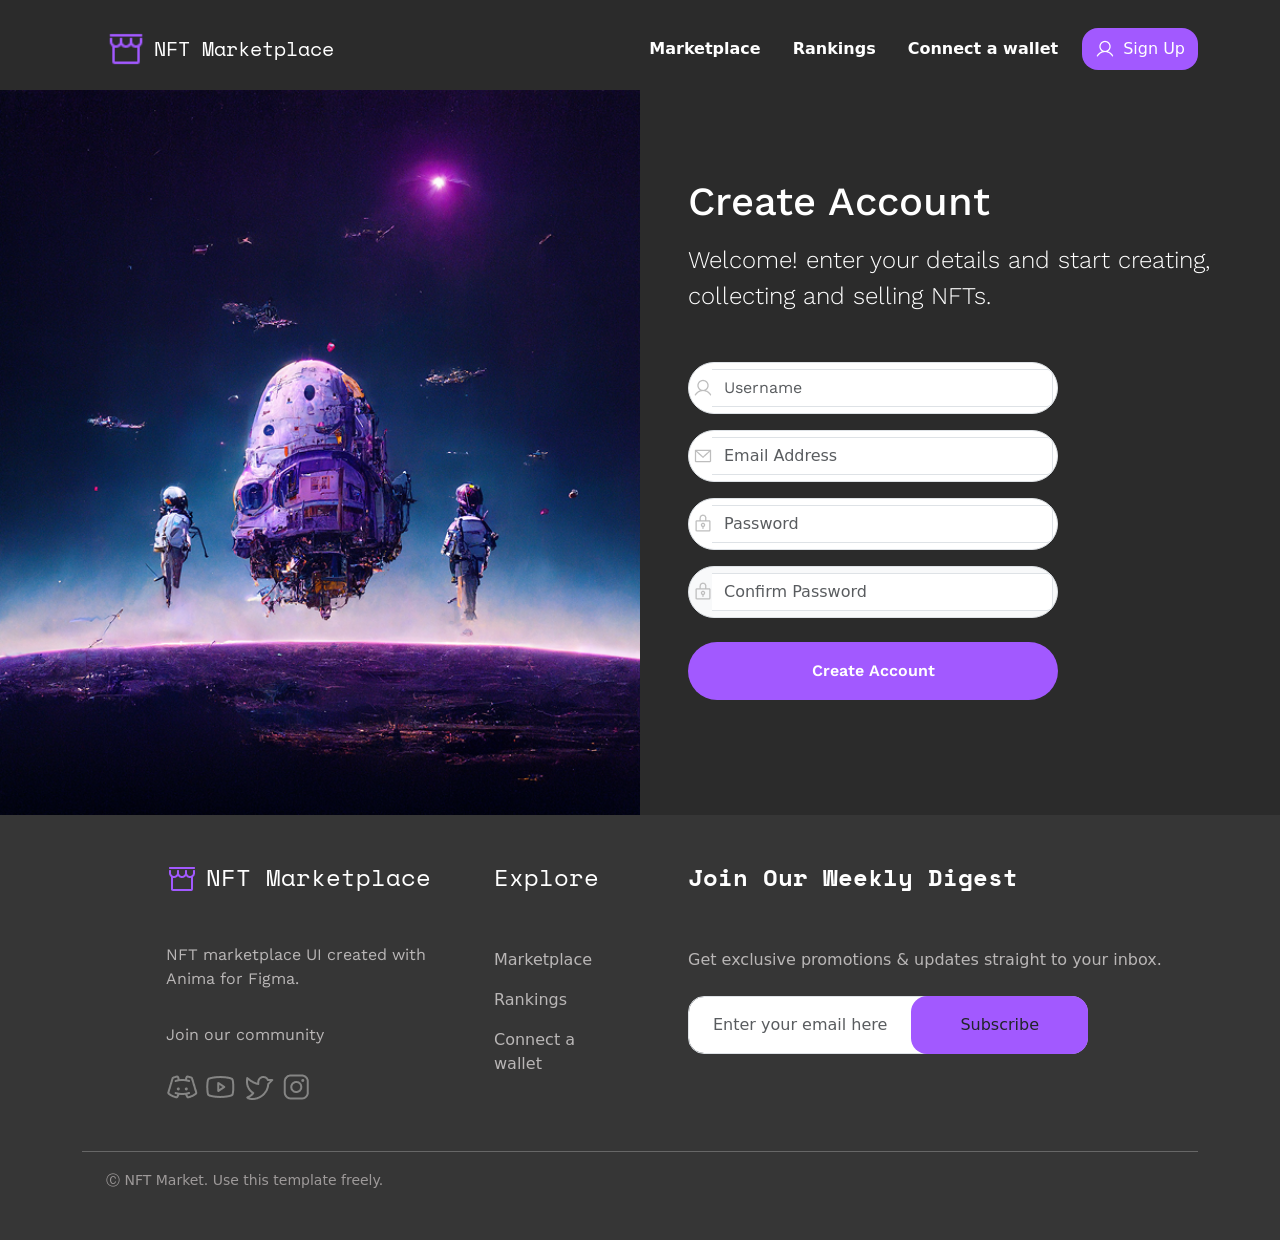
<file: account.html>
<!DOCTYPE html>
<html lang="en">

<head>
    <meta charset="UTF-8">
    <meta name="viewport" content="width=device-width, initial-scale=1.0">
    <title>Document</title>
    <link href="https://cdn.jsdelivr.net/npm/bootstrap@5.3.0/dist/css/bootstrap.min.css" rel="stylesheet">
    <link href="https://cdn.jsdelivr.net/npm/bootstrap@5.3.7/dist/css/bootstrap.min.css" rel="stylesheet"
        integrity="sha384-LN+7fdVzj6u52u30Kp6M/trliBMCMKTyK833zpbD+pXdCLuTusPj697FH4R/5mcr" crossorigin="anonymous">
    <link href="https://fonts.googleapis.com/css2?family=Space+Mono&display=swap" rel="stylesheet">
    <link href="https://fonts.googleapis.com/css2?family=Work+Sans:wght@300;400;500;600;700&display=swap"
        rel="stylesheet">
    <link rel="stylesheet" href="https://cdn.jsdelivr.net/npm/bootstrap-icons@1.13.1/font/bootstrap-icons.min.css">
    <link rel="stylesheet" href="style.css">
    <link href="https://unpkg.com/aos@2.3.1/dist/aos.css" rel="stylesheet">
</head>

<body style="background-color: #2B2B2B; color: white;">
    <section id="account" class=" pt-md-3 ps-0 ">

        <nav data-aos="fade-down" data-aos-duration="1000"
            class="navbar navbar-expand-lg navbar-dark bg-transparent px-md-3">
            <div class="container d-flex justify-content-between align-items-center">
                <a class="navbar-brand d-flex align-items-center ps-4" href="index.html">
                    <img src="./img/Storefront.png" alt="Logo" class="me-2" style="height: 40px;">
                    <span class="font-space-mono "> NFT Marketplace</span>
                </a>
                <button class="navbar-toggler" type="button" data-bs-toggle="collapse" data-bs-target="#navbarNav"
                    aria-controls="navbarNav" aria-expanded="false" aria-label="Toggle navigation">
                    <span class="navbar-toggler-icon"></span>
                </button>
                <div class="collapse navbar-collapse justify-content-end" id="navbarNav">
                    <ul class="navbar-nav align-items-center gap-3">
                        <li class="nav-item"><a class="slight-hover nav-link text-white fw-bold"
                                href="marketplace.html">Marketplace</a></li>
                        <li class="nav-item"><a class="slight-hover nav-link text-white fw-bold"
                                href="ranking.html">Rankings</a></li>
                        <li class="nav-item"><a class="slight-hover nav-link text-white fw-bold"
                                href="connect.html">Connect a wallet</a></li>
                        <li class="nav-item">
                            <a href="account.html"
                                class="slight-hover btn text-white fw-normal d-flex align-items-center rounded-4 py-2"
                                style="background-color: #A259FF;">
                                <img class="me-2" src="./img/User.png" alt="User"> Sign Up
                            </a>
                        </li>
                    </ul>
                </div>
            </div>
        </nav>
    </section>
    <section>
        <div class="container-fluid pb-5 pb-md-0">
            <div class="row">
                <div class="col-12 col-md-6 ps-0 pt-2 pe-0 pb-5 pb-md-0 ">
                    <img class="d-none d-md-block w-100" src="./img/Account/Image Placeholder.png" alt="">
                    <img class="d-block d-md-none w-100 " src="./img/Account/Image Placeholder short.png" alt="">
                </div>
                <div data-aos="fade-right" data-aos-duration="2000" class=" col-md-6 pt-md-5 px-5 text-center text-md-start">
                    <h1 class="font-work-sans pt-md-5">Create Account</h1>
                    <h4 class="font-work-sans fw-light pt-2 lh-base">Welcome! enter your details and start creating,<br
                            class="d-none d-md-block"> collecting
                        and selling NFTs.</h4>
                    <div class="mb-3 mt-5 ">
                        <div class="w-100 w-md-75 w-lg-100" style="max-width: 370px;">
                            <div class="input-group rounded-4 px-1 mb-3 input-group-text bg-white rounded-pill">

                                <img src="./img/Account/User.png" alt="Email Icon" width="20" height="20">
                                <input type="email" class="form-control border-start-0 font-work-sans" id="email"
                                    placeholder="Username">
                            </div>
                            <div class="input-group rounded-4 px-1 mb-3 input-group-text bg-white rounded-pill">
                                <img src="./img/Account/EnvelopeSimple.png" alt="Email Icon" width="20" height="20">
                                <input type="email" class="form-control border-start-0 " id="email"
                                    placeholder="Email Address">
                            </div>
                            <div class="input-group rounded-4 px-1 mb-3 input-group-text bg-white rounded-pill">
                                <img src="./img/Account/LockKey.png" alt="Email Icon" width="20" height="20">
                                <input type="email" class="form-control border-start-0  " id="email"
                                    placeholder="Password">
                            </div>
                            <div class="input-group rounded-4 px-1 input-group-text  rounded-pill">
                                <img src="./img/Account/LockKey.png" alt="Email Icon" width="20" height="20">
                                <input type="email" class="form-control border-start-0 " id="email"
                                    placeholder="Confirm Password">
                            </div>
                            <a href="#"
                                class="mt-4 px-1 w-100  slight-hover btn text-white  py-3 rounded-pill fw-semibold font-work-sans"
                                style="background-color: #A259FF; ">Create Account</a>
                        </div>

                    </div>
                    </div>
    </section>
    <footer style="background-color: #363636; ">
        <div class="container pb-5">
            <div class="row justify-content-between  px-5  ">
                <div class="col-12 col-md-4 ps-md-5  pt-4 ">
                    <div class="d-flex flex-row pt-4 gap-2">
                        <img src="./img/Storefront.png" alt="">
                        <h4 class="font-space-mono mb-0">NFT Marketplace</h4>
                    </div>
                    <p class="pt-md-5 pt-3 font-work-sans  text-footer"> NFT marketplace UI created with Anima for
                        Figma.</p>
                    <p class="pt-md-3 font-work-sans  text-footer">Join our community</p>
                    <div class="pt-2 flex-row  gap-2">
                        <img src="./img/DiscordLogo.png" alt="">
                        <img src="./img/YoutubeLogo.png" alt="">
                        <img src="./img/TwitterLogo.png" alt="">
                        <img src="./img/InstagramLogo.png" alt="">

                    </div>
                </div>
                <div class=" col-12 col-md-2 d-flex flex-column pt-5">

                    <h4 class="font-space-mono ps-md-3 pb-md-5">Explore</h4>
                    <a href="marketplace.html">
                        <p class="slight-hover ps-md-3 text-footer">Marketplace</p>
                    </a>
                    <a href="ranking.html">
                        <p class="slight-hover font-size ps-md-3 text-footer">Rankings</p>
                    </a>
                    <a href="connect.html">
                        <p class="slight-hover font-size ps-md-3 text-footer">Connect a wallet</p>
                    </a>

                </div>

                <div class="col-12 col-md-6 pt-md-5 pt-3 ps-md-5 px-3 pe-md-0  text-start">
                    <h4 class="font-space-mono fw-bold pb-md-5">Join Our Weekly Digest</h4>
                    <p class="font-size  text-footer"> Get exclusive promotions & updates straight to your inbox.</p>
                    <div class="slight-hover d-none d-md-block pt-md-2 d-flex  position-relative"
                        style="max-width: 400px;">
                        <input type="email" class="form-control rounded-4 py-3 px-4" placeholder="Enter your email here"
                            aria-label="Email">
                        <button class="btn px-5 rounded-4 position-absolute end-0 py-3 px-4"
                            style="background-color: #A259FF; top:8px;" type="button">Subscribe</button>
                    </div>
                    <div class="d-block d-md-none  mb-3">
                        <input type="email" class="form-control rounded-4 py-2 px-2"
                            placeholder="Enter your email Address" aria-label="Email">
                        <button class="btn mt-3 rounded-4 py-2 text-white w-100" style="background-color: #A259FF;"
                            type="button">
                            <i class="bi bi-envelope me-2"></i> Subscribe
                        </button>
                    </div>
                </div>

            </div>
            <hr class="mt-3 mt-md-5 " style="border-color: #f8f5f5;">
            <small class="ps-4 text-start" style="color: #9e9a9a;">Ⓒ NFT Market. Use this template freely.</small>
        </div>
    </footer>









    <script src="https://cdn.jsdelivr.net/npm/bootstrap@5.3.7/dist/js/bootstrap.bundle.min.js"
        integrity="sha384-ndDqU0Gzau9qJ1lfW4pNLlhNTkCfHzAVBReH9diLvGRem5+R9g2FzA8ZGN954O5Q"
        crossorigin="anonymous"></script>
    <script src="https://unpkg.com/aos@2.3.1/dist/aos.js"></script>
    <script>
        AOS.init();
    </script>
</body>

</html>
</file>
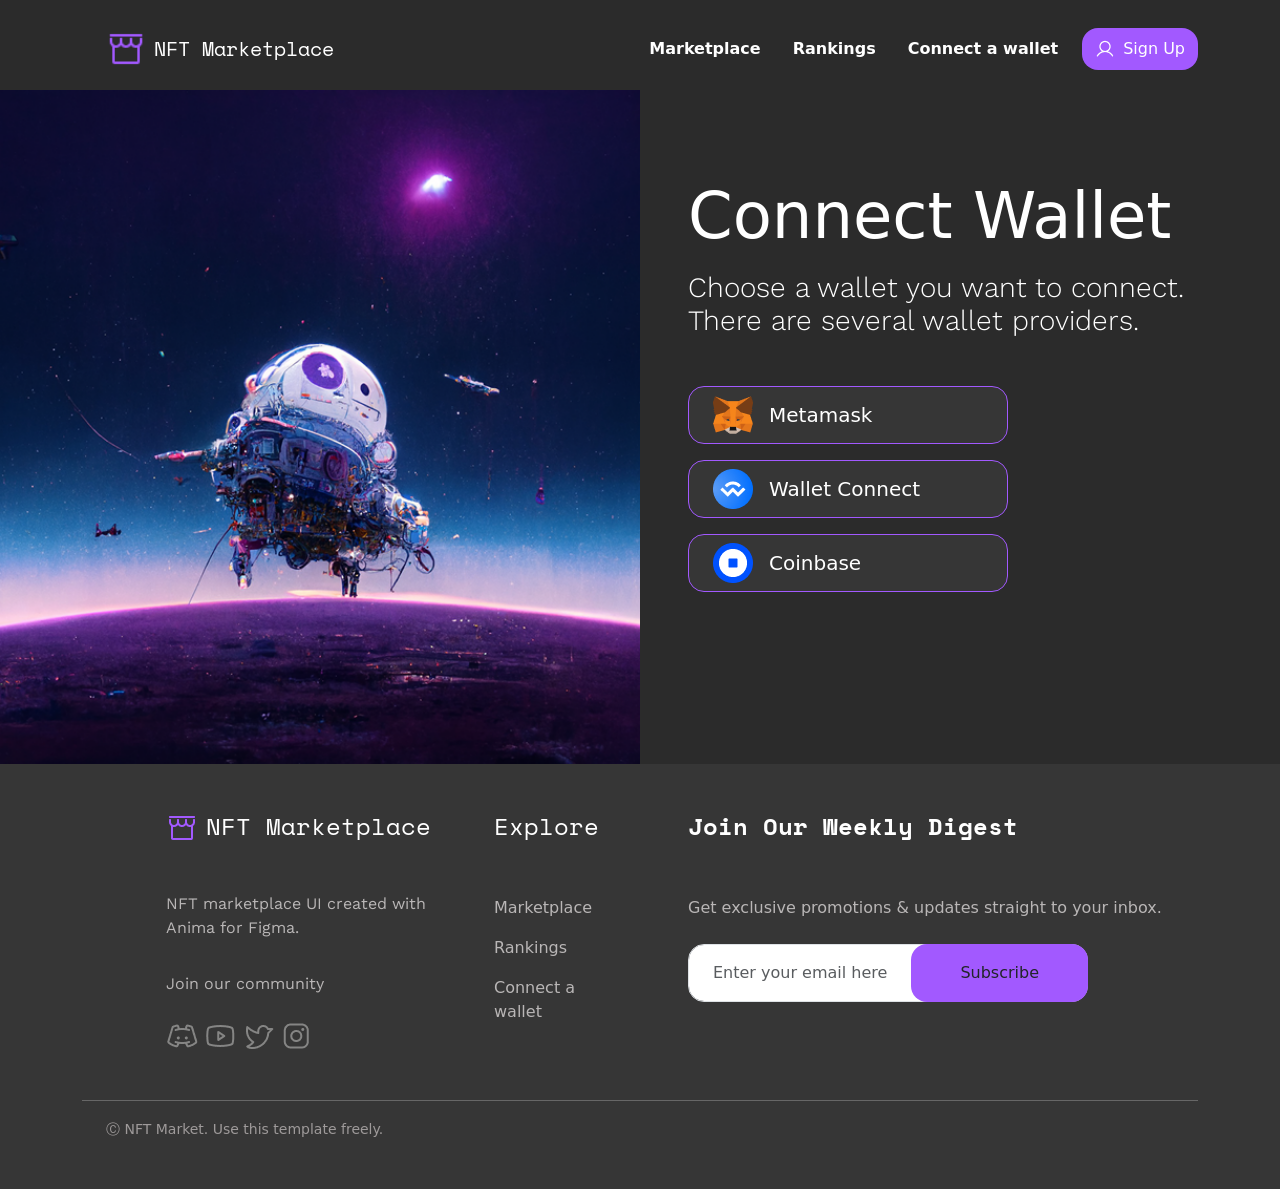
<file: connect.html>
<!DOCTYPE html>
<html lang="en">

<head>
    <meta charset="UTF-8">
    <meta name="viewport" content="width=device-width, initial-scale=1.0">
    <title>Document</title>
    <link href="https://cdn.jsdelivr.net/npm/bootstrap@5.3.0/dist/css/bootstrap.min.css" rel="stylesheet">
    <link href="https://cdn.jsdelivr.net/npm/bootstrap@5.3.7/dist/css/bootstrap.min.css" rel="stylesheet"
        integrity="sha384-LN+7fdVzj6u52u30Kp6M/trliBMCMKTyK833zpbD+pXdCLuTusPj697FH4R/5mcr" crossorigin="anonymous">
    <link href="https://fonts.googleapis.com/css2?family=Space+Mono&display=swap" rel="stylesheet">
    <link href="https://fonts.googleapis.com/css2?family=Work+Sans:wght@300;400;500;600;700&display=swap"
        rel="stylesheet">
    <link rel="stylesheet" href="https://cdn.jsdelivr.net/npm/bootstrap-icons@1.13.1/font/bootstrap-icons.min.css">
    <link rel="stylesheet" href="style.css">
    <link href="https://unpkg.com/aos@2.3.1/dist/aos.css" rel="stylesheet">

</head>

<body style="background-color: #2B2B2B; color: white;">
    <section id="account" class=" pt-md-3 ps-0 ">

        <nav data-aos="fade-down" data-aos-duration="1000"
            class="navbar navbar-expand-lg navbar-dark bg-transparent px-md-3">
            <div class="container d-flex justify-content-between align-items-center">
                <a class="navbar-brand d-flex align-items-center ps-4" href="index.html">
                    <img src="./img/Storefront.png" alt="Logo" class="me-2" style="height: 40px;">
                    <span class="font-space-mono "> NFT Marketplace</span>
                </a>
                <button class="navbar-toggler" type="button" data-bs-toggle="collapse" data-bs-target="#navbarNav"
                    aria-controls="navbarNav" aria-expanded="false" aria-label="Toggle navigation">
                    <span class="navbar-toggler-icon"></span>
                </button>
                <div class="collapse navbar-collapse justify-content-end" id="navbarNav">
                    <ul class="navbar-nav align-items-center gap-3">
                        <li class="nav-item"><a class="slight-hover nav-link text-white fw-bold"
                                href="marketplace.html">Marketplace</a></li>
                        <li class="nav-item"><a class="slight-hover nav-link text-white fw-bold"
                                href="ranking.html">Rankings</a></li>
                        <li class="nav-item"><a class="slight-hover nav-link text-white fw-bold"
                                href="connect.html">Connect a wallet</a></li>
                        <li class="nav-item">
                            <a href="account.html"
                                class="slight-hover btn text-white fw-normal d-flex align-items-center rounded-4 py-2"
                                style="background-color: #A259FF;">
                                <img class="me-2" src="./img/User.png" alt="User"> Sign Up
                            </a>
                        </li>
                    </ul>
                </div>
            </div>
        </nav>
    </section>
    <section>
        <div class="container-fluid pb-5 pb-md-0">
            <div class="row">
                <div class="col-12 col-md-6 ps-0 pt-2 pe-0 pb-5 pb-md-0 ">
                    <img class="d-none d-md-block w-100" src="./img/Account/connect wall.png" alt="">
                    <img class="d-block d-md-none img-fluid" style="height: 50vh; width: 100vh;" src="./img/Account/connect wall.png" alt="">
                </div>
                <div data-aos="fade-left" data-aos-duration="2000" class="col-12 col-md-6 pt-md-5 ps-md-5 text-center text-md-start" >
                    <h1 class=" pt-md-5" style="font-size: 4rem;">Connect Wallet</h1>
                    <h3 class="font-work-sans ans fw-light pt-2">Choose a wallet you want to connect. <br>There are several wallet providers.</h3>
                   <div class="text-center align-items-center justify-content-center ">
                    <div class="mb-3 mt-5"><a href="#" class="text-decoration-none text-white">
                        <div class="slight-hover rounded-4 d-flex text-center align-items-center py-2 ps-4 m-md-0 m-auto" style="border: 1px solid #A259FF; background-color: #363636; width: 320px;">
                            <img src="./img/Account/Metamask.png" alt="Metamask"><h5 class="ps-3 mb-0">Metamask</h5>
                        </div>
                    </div></a>
                    <div class="mb-3"><a href="#" class="text-decoration-none text-white">
                        <div class="slight-hover rounded-4 d-flex text-center align-items-center py-2 ps-4 m-md-0 m-auto" style="border: 1px solid #A259FF; background-color: #363636; width: 320px;">
                            <img src="./img/Account/WalletConnect.png" alt="Metamask"><h5 class="ps-3 mb-0">Wallet Connect</h5>
                        </div></a>
                    </div>
                    <div ><a href="#" class="text-decoration-none text-white">
                        <div class="slight-hover rounded-4 d-flex text-center align-items-center py-2 ps-4 m-md-0 m-auto" style="border: 1px solid #A259FF; background-color: #363636; width: 320px;">
                            <img src="./img/Account/Coinbase.png" alt="Metamask">
                            <h5 class="ps-3 mb-0">Coinbase</h5>
                        </div></a>
                    </div>
                    </div>
                    </div>
    </section>


    <footer style="background-color: #363636; ">
        <div class="container pb-5">
            <div class="row justify-content-between  px-5">
                <div class="col-12 col-md-4 ps-md-5  pt-4 ">
                    <div class="d-flex flex-row pt-4 gap-2">
                        <img src="./img/Storefront.png" alt="">
                        <h4 class="font-space-mono mb-0">NFT Marketplace</h4>
                    </div>
                    <p class="pt-md-5 pt-3 font-work-sans  text-footer"> NFT marketplace UI created with Anima for
                        Figma.</p>
                    <p class="pt-md-3 font-work-sans  text-footer">Join our community</p>
                    <div class="pt-2 flex-row  gap-2">
                        <img src="./img/DiscordLogo.png" alt="">
                        <img src="./img/YoutubeLogo.png" alt="">
                        <img src="./img/TwitterLogo.png" alt="">
                        <img src="./img/InstagramLogo.png" alt="">

                    </div>
                </div>
                <div class=" col-12 col-md-2 d-flex flex-column pt-5">

                    <h4 class="font-space-mono ps-md-3 pb-md-5">Explore</h4>
                    <a href="marketplace.html">
                        <p class="slight-hover ps-md-3 text-footer">Marketplace</p>
                    </a>
                    <a href="ranking.html">
                        <p class="slight-hover font-size ps-md-3 text-footer">Rankings</p>
                    </a>
                    <a href="connect.html">
                        <p class="slight-hover font-size ps-md-3 text-footer">Connect a wallet</p>
                    </a>

                </div>

                <div class="col-12 col-md-6 pt-md-5 pt-3 ps-md-5 pe-md-0  text-start">
                    <h4 class="font-space-mono fw-bold pb-md-5">Join Our Weekly Digest</h4>
                    <p class="font-size  text-footer"> Get exclusive promotions & updates straight to your inbox.</p>
                    <div class="slight-hover d-none d-md-block pt-md-2 d-flex  position-relative"
                        style="max-width: 400px;">
                        <input type="email" class="form-control rounded-4 py-3 px-4" placeholder="Enter your email here"
                            aria-label="Email">
                        <button class="btn px-5 rounded-4 position-absolute end-0 py-3 px-4"
                            style="background-color: #A259FF; top:8px;" type="button">Subscribe</button>
                    </div>
                    <div class="d-block d-md-none  mb-3">
                        <input type="email" class="form-control rounded-4 py-2 px-2"
                            placeholder="Enter your email Address" aria-label="Email">
                        <button class="btn mt-3 rounded-4 py-2 text-white w-100" style="background-color: #A259FF;"
                            type="button">
                            <i class="bi bi-envelope me-2"></i> Subscribe
                        </button>
                    </div>
                </div>

            </div>
            <hr class="mt-3 mt-md-5 " style="border-color: #f8f5f5;">
            <small class="ps-4 text-start" style="color: #9e9a9a;">Ⓒ NFT Market. Use this template freely.</small>
        </div>
    </footer>








<script src="https://unpkg.com/aos@2.3.1/dist/aos.js"></script>
<script>
  AOS.init();
</script>
    <script src="https://cdn.jsdelivr.net/npm/bootstrap@5.3.7/dist/js/bootstrap.bundle.min.js"
        integrity="sha384-ndDqU0Gzau9qJ1lfW4pNLlhNTkCfHzAVBReH9diLvGRem5+R9g2FzA8ZGN954O5Q"
        crossorigin="anonymous"></script>
</body>

</html>
</file>
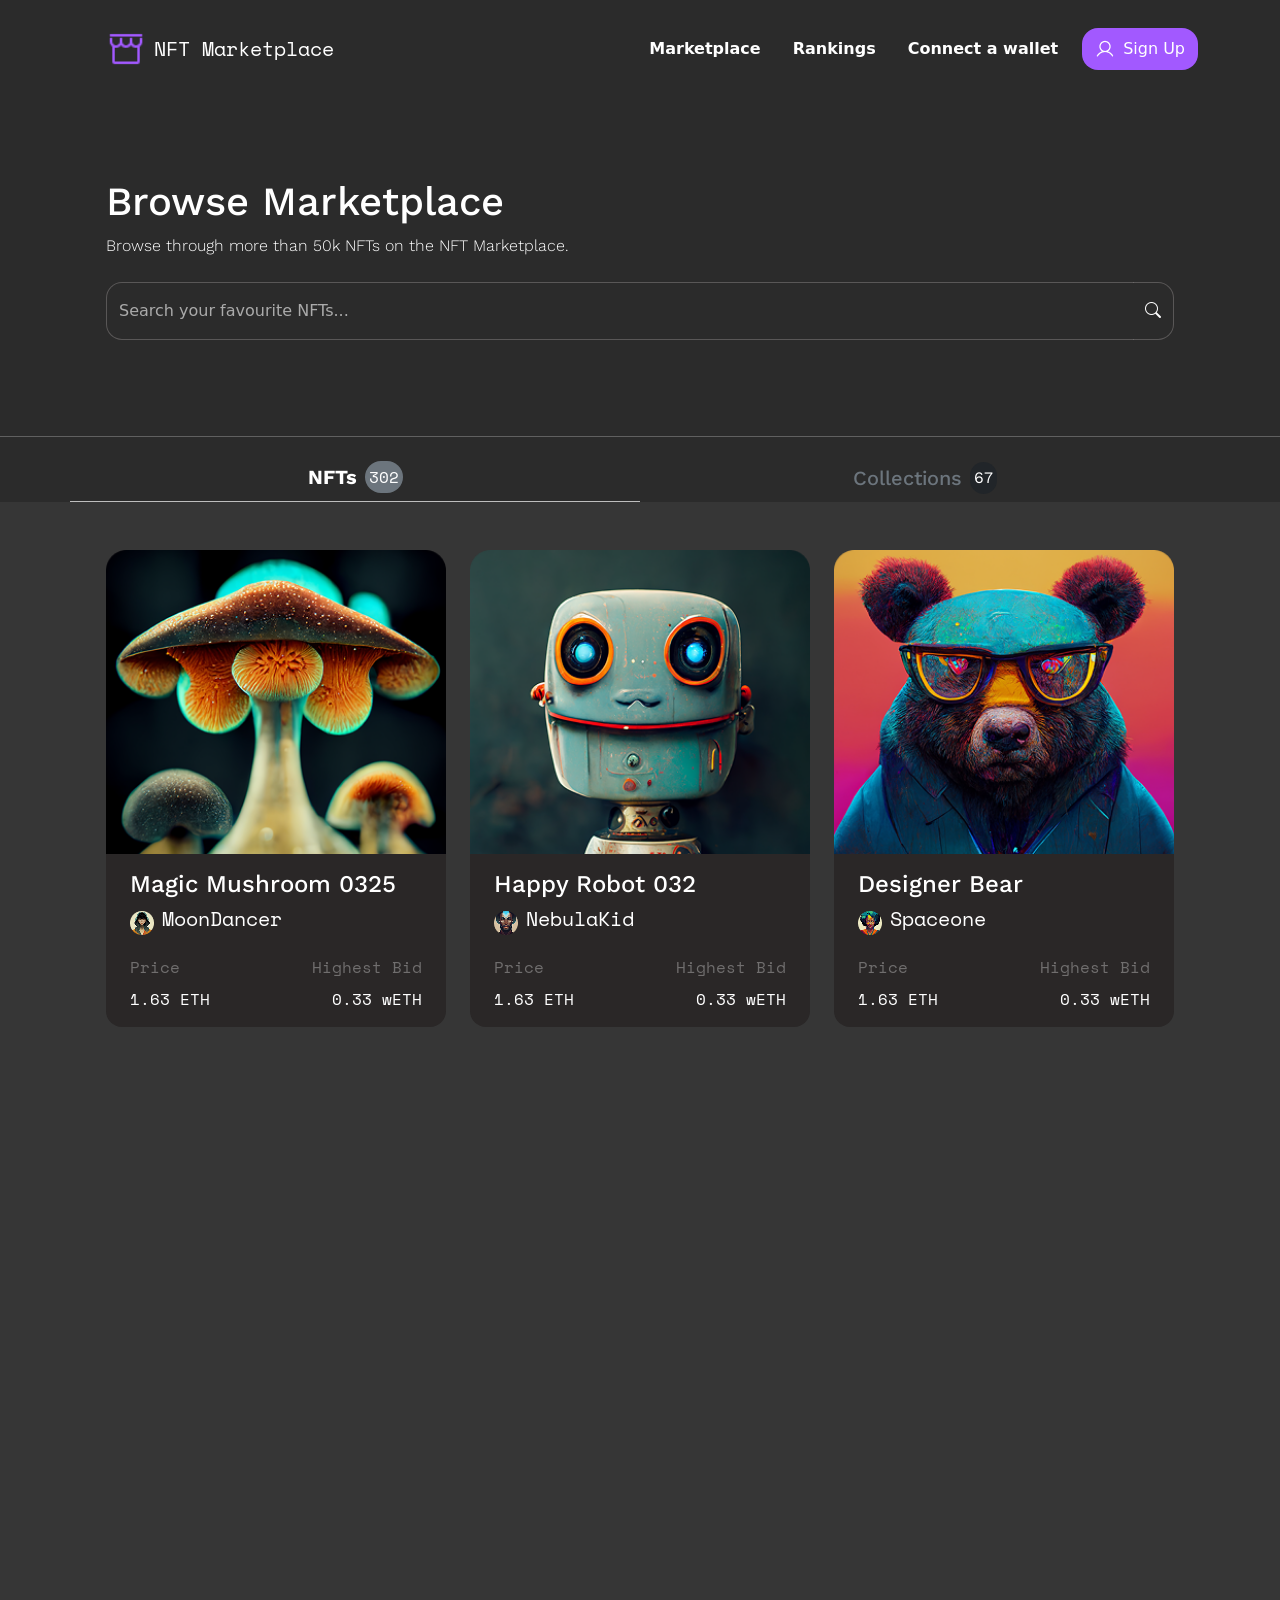
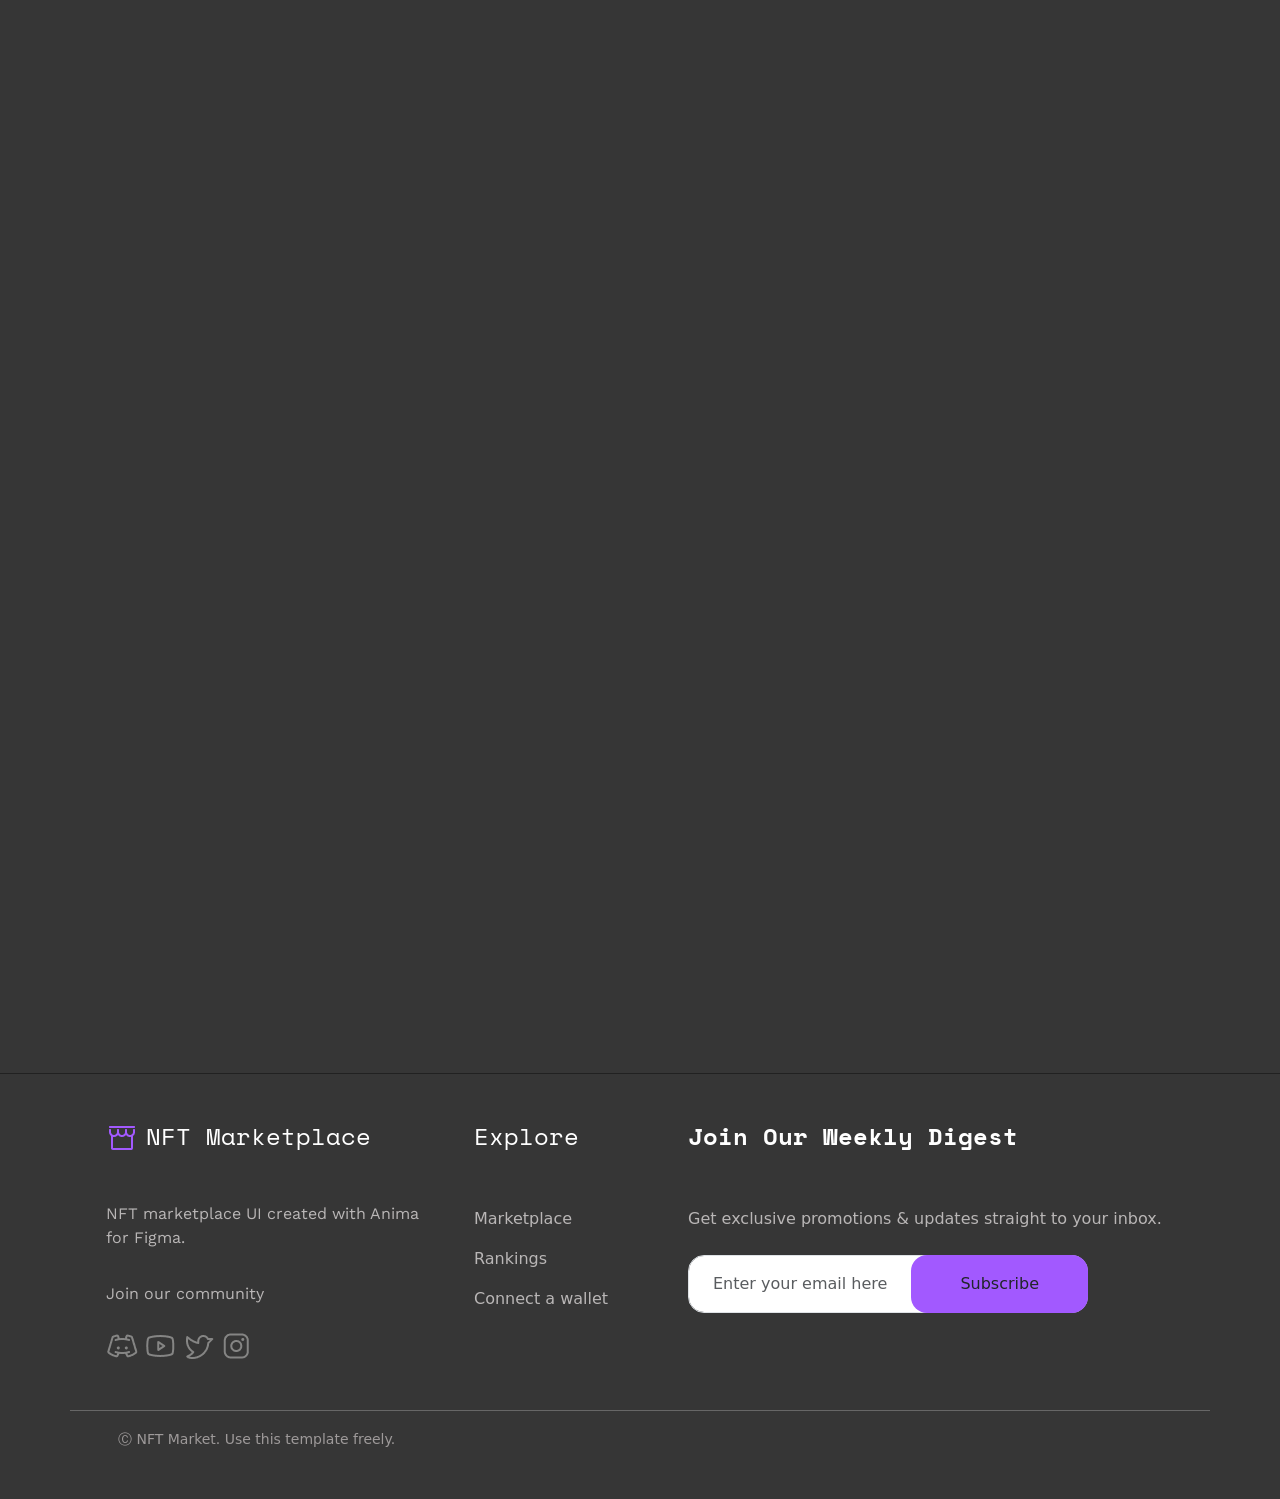
<file: marketplace.html>
<!DOCTYPE html>
<html lang="en">

<head>
    <meta charset="UTF-8">
    <meta name="viewport" content="width=device-width, initial-scale=1.0">
    <title>Document</title>
    <link href="https://cdn.jsdelivr.net/npm/bootstrap@5.3.0/dist/css/bootstrap.min.css" rel="stylesheet">
    <link href="https://cdn.jsdelivr.net/npm/bootstrap@5.3.7/dist/css/bootstrap.min.css" rel="stylesheet"
        integrity="sha384-LN+7fdVzj6u52u30Kp6M/trliBMCMKTyK833zpbD+pXdCLuTusPj697FH4R/5mcr" crossorigin="anonymous">
    <link href="https://fonts.googleapis.com/css2?family=Space+Mono&display=swap" rel="stylesheet">
    <link href="https://fonts.googleapis.com/css2?family=Work+Sans:wght@300;400;500;600;700&display=swap"
        rel="stylesheet">
    <link rel="stylesheet" href="https://cdn.jsdelivr.net/npm/bootstrap-icons@1.13.1/font/bootstrap-icons.min.css">
    <link rel="stylesheet" href="style.css">
    <link href="https://unpkg.com/aos@2.3.1/dist/aos.css" rel="stylesheet">
</head>

<body style="background-color: #2B2B2B; color: white;">
    <section class=" pt-md-3 ps-0 ">
         <nav data-aos="fade-down" data-aos-duration="1500"
            class="navbar navbar-expand-lg navbar-dark bg-transparent px-md-3">
            <div class="container d-flex justify-content-between align-items-center">
                <a class="navbar-brand d-flex align-items-center ps-4" href="index.html">
                    <img src="./img/Storefront.png" alt="Logo" class="me-2" style="height: 40px;">
                    <span class="font-space-mono "> NFT Marketplace</span>
                </a>
                <button class="navbar-toggler" type="button" data-bs-toggle="collapse" data-bs-target="#navbarNav"
                    aria-controls="navbarNav" aria-expanded="false" aria-label="Toggle navigation">
                    <span class="navbar-toggler-icon"></span>
                </button>
                <div class="collapse navbar-collapse justify-content-end" id="navbarNav">
                    <ul class="navbar-nav align-items-center gap-3">
                        <li class="nav-item"><a class="slight-hover nav-link text-white fw-bold"
                                href="marketplace.html">Marketplace</a></li>
                        <li class="nav-item"><a class="slight-hover nav-link text-white fw-bold"
                                href="ranking.html">Rankings</a></li>
                        <li class="nav-item"><a class="slight-hover nav-link text-white fw-bold"
                                href="connect.html">Connect a wallet</a></li>
                        <li class="nav-item">
                            <a href="account.html"
                                class="slight-hover btn text-white fw-normal d-flex align-items-center rounded-4 py-2"
                                style="background-color: #A259FF;">
                                <img class="me-2" src="./img/User.png" alt="User"> Sign Up
                            </a>
                        </li>
                    </ul>
                </div>
            </div>
        </nav>
        <section>
            <div class="container pt-5">
                <div data-aos="fade-right" data-aos-duration="1500" data-aos-delay class="ps-4  pe-4 p-2 pt-md-5 pb-md-5 mb-md-5">
                    <h1 class="font-work-sans"> Browse Marketplace</h1>
                    <span class="font-work-sans fw-light">Browse through more than 50k NFTs on the NFT
                        Marketplace.</span>
                    <div class="input-group pt-4">
                        <input type="text" class="form-control custom-placeholder rounded-start-4 py-3 border-end-0" style="border: 1px solid rgba(121, 118, 118, 0.6); background-color: transparent;" placeholder ="Search your favourite NFTs..." aria-label="Search">
                        <button class="btn btn text-white border-start-0 rounded-end-4 " style="border: 1px solid rgba(121, 118, 118, 0.6);"  type="button">
                            <i class="bi bi-search "></i> 
                        </button>
                    </div>
                </div>
                </div>
                <hr>
                

        <div class="container">
            <div class="row">
            <div class="col-6 justify-content-center d-flex " style="border-bottom: 1px solid  #bebebe; ">
                <div class="font-work-sans py-2 d-flex gap-2 align-items-center justify-content-center" >
                    <h5 class="mb-0 fw-bold">NFTs</h5>
                    <span class="d-none d-md-block rounded-4 py-1 px-1 bg-secondary font-space-mono ">302</span>
                </div>
            </div>
            
            <div class="col-6 justify-content-center d-flex">
                <div class="font-work-sans  d-flex gap-2 align-items-center justify-content-center py-2">
                    <h5 class="text-secondary mb-0"> Collections </h5> 
                    <span class="d-none d-md-block rounded-4 py-1 px-1 bg-dark text-white ">67</span>
                </div>
            </div>
         </div>
         </div>
         
        </section>
        <section style="background-color: #363636;">
            <div class="container pb-4">
                <div class="row ps-4 pe-4  pt-4 pt-md-0  pb-5">
                    <div data-aos="zoom-in" data-aos-duration="1000" class="col-lg-4 slight-hover pt-md-5 ">
                        <a href=""><img class="w-100" src="./img/Marketplace/Image Placeholder (1).png" alt=""></a>
                        <div class="pt-3 rounded-bottom-4" style="background-color: #2a2727;">
                            <h4 class="font-work-sans ps-4">Magic Mushroom 0325</h4>
                            <div class="d-flex align-items-center ps-4 "><img src="./img/avatar chota.png" alt="">
                                <h5 class="font-space-mono ps-2">MoonDancer</h5>
                            </div>
                            <div class="d-flex justify-content-between ">
                                <span class="font-space-mono pt-3 ps-4" style="color: #706e6e;">Price</span>
                                <span class="font-space-mono pt-3 pe-4" style="color: #706e6e;"> Highest Bid</span>
                            </div>
                            <div class="d-flex justify-content-between pb-3 ">
                                <span class="font-space-mono pt-2 ps-4">1.63 ETH</span>
                                <span class="font-space-mono pt-2 pe-4">0.33 wETH</span>
                            </div>
                            
                        </div>
                    </div>
                    <div  data-aos="zoom-in" data-aos-duration="1000"class="col-lg-4 slight-hover col-12 pt-5 pt-md-5">
                        <a href=""><img class="w-100" src="./img/Marketplace/Image Placeholder.png" alt=""></a>
                        <div class="pt-3 rounded-bottom-4" style="background-color: #2a2727;">
                            <h4 class="font-work-sans ps-4">Happy Robot 032</h4>
                            <div class="d-flex align-items-center ps-4 "><img src="./img/Asset 12 244.png" alt="">
                                <h5 class="font-space-mono ps-2">NebulaKid</h5>
                            </div>
                            <div class="d-flex justify-content-between ">
                                <span class="font-space-mono pt-3 ps-4" style="color: #706e6e;">Price</span>
                                <span class="font-space-mono pt-3 pe-4" style="color: #706e6e;"> Highest Bid</span>
                            </div>
                            <div class="d-flex justify-content-between pb-3 rounded-4">
                                <span class="font-space-mono pt-2 ps-4">1.63 ETH</span>
                                <span class="font-space-mono pt-2 pe-4">0.33 wETH</span>
                            </div>

                        </div>
                    </div>
                    <div data-aos="zoom-in" data-aos-duration="1000" class="col-lg-4 slight-hover pt-5 pt-md-5">
                        <a href=""><img class="w-100" src="./img/Marketplace/Image.png" alt=""></a>
                        <div class="pt-3 rounded-bottom-4" style="background-color: #2a2727;">
                            <h4 class="font-work-sans ps-4">Designer Bear</h4>
                            <div class="d-flex align-items-center ps-4 "><img src="./img/Avatar444.png" alt="">
                                <h5 class="font-space-mono ps-2">Spaceone</h5>
                            </div>
                            <div class="d-flex justify-content-between ">
                                <span class="font-space-mono pt-3 ps-4" style="color: #706e6e;">Price</span>
                                <span class="font-space-mono pt-3 pe-4" style="color: #706e6e;"> Highest Bid</span>
                            </div>
                            <div class="d-flex justify-content-between pb-3 rounded-4">
                                <span class="font-space-mono pt-2 ps-4">1.63 ETH</span>
                                <span class="font-space-mono pt-2 pe-4">0.33 wETH</span>
                            </div>

                        </div>
                    </div>
                    <div data-aos="zoom-in" data-aos-duration="1000" class="col-lg-4 slight-hover pt-5">
                        <a href=""><img class="w-100" src="./img/Marketplace/Image Placeholder (3).png" alt=""></a>
                        <div class="pt-3 rounded-bottom-4" style="background-color: #2a2727;">
                            <h4 class="font-work-sans ps-4">Colorful Dog 0356</h4>
                            <div class="d-flex align-items-center ps-4 "><img src="./img/avatar chota.png" alt="">
                                <h5 class="font-space-mono ps-2">MoonDancer</h5>
                            </div>
                            <div class="d-flex justify-content-between ">
                                <span class="font-space-mono pt-3 ps-4" style="color: #706e6e;">Price</span>
                                <span class="font-space-mono pt-3 pe-4" style="color: #706e6e;"> Highest Bid</span>
                            </div>
                            <div class="d-flex justify-content-between pb-3 ">
                                <span class="font-space-mono pt-2 ps-4">1.63 ETH</span>
                                <span class="font-space-mono pt-2 pe-4">0.33 wETH</span>
                            </div>

                        </div>
                    </div>
                    <div  data-aos="zoom-in" data-aos-duration="1000"class="col-lg-4 slight-hover pt-5 pt-md-5 d-none d-md-block">
                        <a href=""><img class="w-100" src="./img/Marketplace/Image Placeholder (4) (1).png" alt=""></a>
                        <div class="pt-3 rounded-bottom-4" style="background-color: #2a2727;">
                            <h4 class="font-work-sans ps-4">Dancing Robot 0312</h4>
                            <div class="d-flex align-items-center ps-4 "><img src="./img/Asset 12 244.png" alt="">
                                <h5 class="font-space-mono ps-2">NebulaKid</h5>
                            </div>
                            <div class="d-flex justify-content-between ">
                                <span class="font-space-mono pt-3 ps-4" style="color: #706e6e;">Price</span>
                                <span class="font-space-mono pt-3 pe-4" style="color: #706e6e;"> Highest Bid</span>
                            </div>
                            <div class="d-flex justify-content-between pb-3 rounded-4">
                                <span class="font-space-mono pt-2 ps-4">1.63 ETH</span>
                                <span class="font-space-mono pt-2 pe-4">0.33 wETH</span>
                            </div>

                        </div>
                    </div>
                    <div data-aos="zoom-in" data-aos-duration="1000" class="col-lg-4 slight-hover pt-5 pt-md-5 d-none d-md-block">
                        <a href=""><img class="w-100" src="./img/Marketplace/Image (1) (1).png" alt=""></a>
                        <div class="pt-3 rounded-bottom-4" style="background-color: #2a2727;">
                            <h4 class="font-work-sans ps-4">Cherry Blossom Girl 035</h4>
                            <div class="d-flex align-items-center ps-4 "><img src="./img/Avatar444.png" alt="">
                                <h5 class="font-space-mono ps-2">Spaceone</h5>
                            </div>
                            <div class="d-flex justify-content-between  ">
                                <span class="font-space-mono pt-3 ps-4" style="color: #706e6e;">Price</span>
                                <span class="font-space-mono pt-3 pe-4" style="color: #706e6e;"> Highest Bid</span>
                            </div>
                            <div class="d-flex justify-content-between pb-3 rounded-4">
                                <span class="font-space-mono pt-2 ps-4">1.63 ETH</span>
                                <span class="font-space-mono pt-2 pe-4">0.33 wETH</span>
                            </div>

                        </div>
                    </div>
                    <div data-aos="zoom-in" data-aos-duration="1000" class="col-lg-4 slight-hover pt-md-5 d-none d-md-block">
                        <a href=""><img class="w-100" src="./img/Marketplace/Image (2).png" alt=""></a>
                        <div class="pt-3 rounded-bottom-4" style="background-color: #2a2727;">
                            <h4 class="font-work-sans ps-4">Space Travel</h4>
                            <div class="d-flex align-items-center ps-4 "><img src="./img/avatar chota.png" alt="">
                                <h5 class="font-space-mono ps-2">MoonDancer</h5>
                            </div>
                            <div class="d-flex justify-content-between ">
                                <span class="font-space-mono pt-3 ps-4" style="color: #706e6e;">Price</span>
                                <span class="font-space-mono pt-3 pe-4" style="color: #706e6e;"> Highest Bid</span>
                            </div>
                            <div class="d-flex justify-content-between pb-3 ">
                                <span class="font-space-mono pt-2 ps-4">1.63 ETH</span>
                                <span class="font-space-mono pt-2 pe-4">0.33 wETH</span>
                            </div>

                        </div>
                    </div>
                    <div data-aos="zoom-in" data-aos-duration="1000" class="col-lg-4 slight-hover pt-5 pt-md-5 d-none d-md-block">
                        <a href=""><img class="w-100" src="./img/Marketplace/Image (3).png" alt=""></a>
                        <div class="pt-3 rounded-bottom-4" style="background-color: #2a2727;">
                            <h4 class="font-work-sans ps-4">Sunset Dimension</h4>
                            <div class="d-flex align-items-center ps-4 "><img src="./img/Asset 12 244.png" alt="">
                                <h5 class="font-space-mono ps-2">NebulaKid</h5>
                            </div>
                            <div class="d-flex justify-content-between ">
                                <span class="font-space-mono pt-3 ps-4" style="color: #706e6e;">Price</span>
                                <span class="font-space-mono pt-3 pe-4" style="color: #706e6e;"> Highest Bid</span>
                            </div>
                            <div class="d-flex justify-content-between pb-3 rounded-4">
                                <span class="font-space-mono pt-2 ps-4">1.63 ETH</span>
                                <span class="font-space-mono pt-2 pe-4">0.33 wETH</span>
                            </div>

                        </div>
                    </div>
                    <div data-aos="zoom-in" data-aos-duration="1000" class="col-lg-4 slight-hover pt-5 pt-md-5 ">
                        <a href=""><img class="w-100" src="./img/Marketplace/Image (4).png" alt=""></a>
                        <div class="pt-3 rounded-bottom-4" style="background-color: #2a2727;">
                            <h4 class="font-work-sans ps-4">Desert Walk</h4>
                            <div class="d-flex align-items-center ps-4 "><img src="./img/Avatar444.png" alt="">
                                <h5 class="font-space-mono ps-2">Spaceone</h5>
                            </div>
                            <div class="d-flex justify-content-between ">
                                <span class="font-space-mono pt-3 ps-4" style="color: #706e6e;">Price</span>
                                <span class="font-space-mono pt-3 pe-4" style="color: #706e6e;"> Highest Bid</span>
                            </div>
                            <div class="d-flex justify-content-between pb-3 rounded-4">
                                <span class="font-space-mono pt-2 ps-4">1.63 ETH</span>
                                <span class="font-space-mono pt-2 pe-4">0.33 wETH</span>
                            </div>

                        </div>
                    </div>
                    <div data-aos="zoom-in" data-aos-duration="1000" class="col-lg-4 slight-hover pt-md-5 d-none d-md-block">
                        <a href=""><img class="w-100" src="./img/Marketplace/Image (5).png" alt=""></a>
                        <div class="pt-3 rounded-bottom-4" style="background-color: #2a2727;">
                            <h4 class="font-work-sans ps-4">IceCream Ape 0324</h4>
                            <div class="d-flex align-items-center ps-4 "><img src="./img/avatar chota.png" alt="">
                                <h5 class="font-space-mono ps-2">MoonDancer</h5>
                            </div>
                            <div class="d-flex justify-content-between ">
                                <span class="font-space-mono pt-3 ps-4" style="color: #706e6e;">Price</span>
                                <span class="font-space-mono pt-3 pe-4" style="color: #706e6e;"> Highest Bid</span>
                            </div>
                            <div class="d-flex justify-content-between pb-3 ">
                                <span class="font-space-mono pt-2 ps-4">1.63 ETH</span>
                                <span class="font-space-mono pt-2 pe-4">0.33 wETH</span>
                            </div>

                        </div>
                    </div>
                    <div  data-aos="zoom-in" data-aos-duration="1000"class="col-lg-4 slight-hover pt-5 pt-md-5 d-none d-md-block">
                        <a href=""><img class="w-100" src="./img/Marketplace/Image (6).png" alt=""></a>
                        <div class="pt-3 rounded-bottom-4" style="background-color: #2a2727;">
                            <h4 class="font-work-sans ps-4">Colorful Dog 0344</h4>
                            <div class="d-flex align-items-center ps-4 "><img src="./img/Asset 12 244.png" alt="">
                                <h5 class="font-space-mono ps-2">NebulaKid</h5>
                            </div>
                            <div class="d-flex justify-content-between ">
                                <span class="font-space-mono pt-3 ps-4" style="color: #706e6e;">Price</span>
                                <span class="font-space-mono pt-3 pe-4" style="color: #706e6e;"> Highest Bid</span>
                            </div>
                            <div class="d-flex justify-content-between pb-3 rounded-4">
                                <span class="font-space-mono pt-2 ps-4">1.63 ETH</span>
                                <span class="font-space-mono pt-2 pe-4">0.33 wETH</span>
                            </div>

                        </div>
                    </div>
                    <div data-aos="zoom-in" data-aos-duration="1000" class="col-lg-4 slight-hover pt-5 pt-md-5 d-none d-md-block">
                        <a href=""><img class="w-100" src="./img/Marketplace/Image Placeholder (2).png" alt=""></a>
                        <div class="pt-3 rounded-bottom-4" style="background-color: #2a2727;">
                            <h4 class="font-work-sans ps-4">Happy Robot 024</h4>
                            <div class="d-flex align-items-center ps-4 "><img src="./img/Avatar444.png" alt="">
                                <h5 class="font-space-mono ps-2">Spaceone</h5>
                            </div>
                            <div class="d-flex justify-content-between ">
                                <span class="font-space-mono pt-3 ps-4" style="color: #706e6e;">Price</span>
                                <span class="font-space-mono pt-3 pe-4" style="color: #706e6e;"> Highest Bid</span>
                            </div>
                            <div class="d-flex justify-content-between pb-3 rounded-4">
                                <span class="font-space-mono pt-2 ps-4">1.63 ETH</span>
                                <span class="font-space-mono pt-2 pe-4">0.33 wETH</span>
                            </div>

                        </div>
                    </div>
                    
                </div>

            </div>
        
        
        
        
        </section>
        <hr class="m-0" style="color: #050505;" >






        <footer style="background-color: #363636; ">
        <div class="container pb-5 ps-5 ps-md-0 pe-5 pe-md-0">
            <div class="row justify-content-between ">
                <div class="col-12 col-md-4 ps-md-5  pt-4 ">
                    <div class="d-flex flex-row pt-4 gap-2">
                        <img src="./img/Storefront.png" alt="">
                        <h4 class="font-space-mono mb-0">NFT Marketplace</h4>
                    </div>
                    <p class="pt-md-5 pt-3 font-work-sans  text-footer"> NFT marketplace UI created with Anima for
                        Figma.</p>
                    <p class="pt-md-3 font-work-sans  text-footer">Join our community</p>
                    <div class="pt-2 flex-row  gap-2">
                        <img src="./img/DiscordLogo.png" alt="">
                        <img src="./img/YoutubeLogo.png" alt="">
                        <img src="./img/TwitterLogo.png" alt="">
                        <img src="./img/InstagramLogo.png" alt="">

                    </div>
                </div>
                <div class=" col-12 col-md-2 d-flex flex-column pt-5">

                    <h4 class="font-space-mono ps-md-3 pb-md-5">Explore</h4>
                    <a href="marketplace.html">
                        <p class="slight-hover ps-md-3 text-footer">Marketplace</p>
                    </a>
                    <a href="ranking.html">
                        <p class="slight-hover font-size ps-md-3 text-footer">Rankings</p>
                    </a>
                    <a href="connect.html">
                        <p class="slight-hover font-size ps-md-3 text-footer">Connect a wallet</p>
                    </a>

                </div>

                <div class="col-12 col-md-6 pt-md-5 pt-3 ps-md-5 ps-2 pe-3 pe-md-0  text-start">
                    <h4 class="font-space-mono fw-bold pb-md-5">Join Our Weekly Digest</h4>
                    <p class="font-size  text-footer"> Get exclusive promotions & updates straight to your inbox.</p>
                    <div class="slight-hover d-none d-md-block pt-md-2 d-flex  position-relative"
                        style="max-width: 400px;">
                        <input type="email" class="form-control rounded-4 py-3 px-4" placeholder="Enter your email here"
                            aria-label="Email">
                        <button class="btn px-5 rounded-4 position-absolute end-0 py-3 px-4"
                            style="background-color: #A259FF; top:8px;" type="button">Subscribe</button>
                    </div>
                    <div class="d-block d-md-none  mb-3">
                        <input type="email" class="form-control rounded-4 py-2 px-2"
                            placeholder="Enter your email Address" aria-label="Email">
                        <button class="btn mt-3 rounded-4 py-2 text-white w-100" style="background-color: #A259FF;"
                            type="button">
                            <i class="bi bi-envelope me-2"></i> Subscribe
                        </button>
                    </div>
                </div>

            </div>
            <hr class="mt-3 mt-md-5 " style="border-color: #f8f5f5;">
            <small class="ps-md-5 text-start" style="color: #9e9a9a;">Ⓒ NFT Market. Use this template freely.</small>
        </div>
    </footer>




        <script src="https://cdn.jsdelivr.net/npm/bootstrap@5.3.7/dist/js/bootstrap.bundle.min.js"
            integrity="sha384-ndDqU0Gzau9qJ1lfW4pNLlhNTkCfHzAVBReH9diLvGRem5+R9g2FzA8ZGN954O5Q"
            crossorigin="anonymous"></script>
</body>
<script>
    let totalSeconds = 60 * 60; // 1 hour

    function updateTimer() {
        const hours = Math.floor(totalSeconds / 3600);
        const minutes = Math.floor((totalSeconds % 3600) / 60);
        const seconds = totalSeconds % 60;

        document.getElementById("hours").textContent = String(hours).padStart(2, '0');
        document.getElementById("minutes").textContent = String(minutes).padStart(2, '0');
        document.getElementById("seconds").textContent = String(seconds).padStart(2, '0');

        if (totalSeconds > 0) {
            totalSeconds--;
        } else {
            clearInterval(timerInterval);
        }
    }

    const timerInterval = setInterval(updateTimer, 1000);
    updateTimer();
</script>
<script src="https://unpkg.com/aos@2.3.1/dist/aos.js"></script>
<script>
  AOS.init();
</script>

</html>
</file>
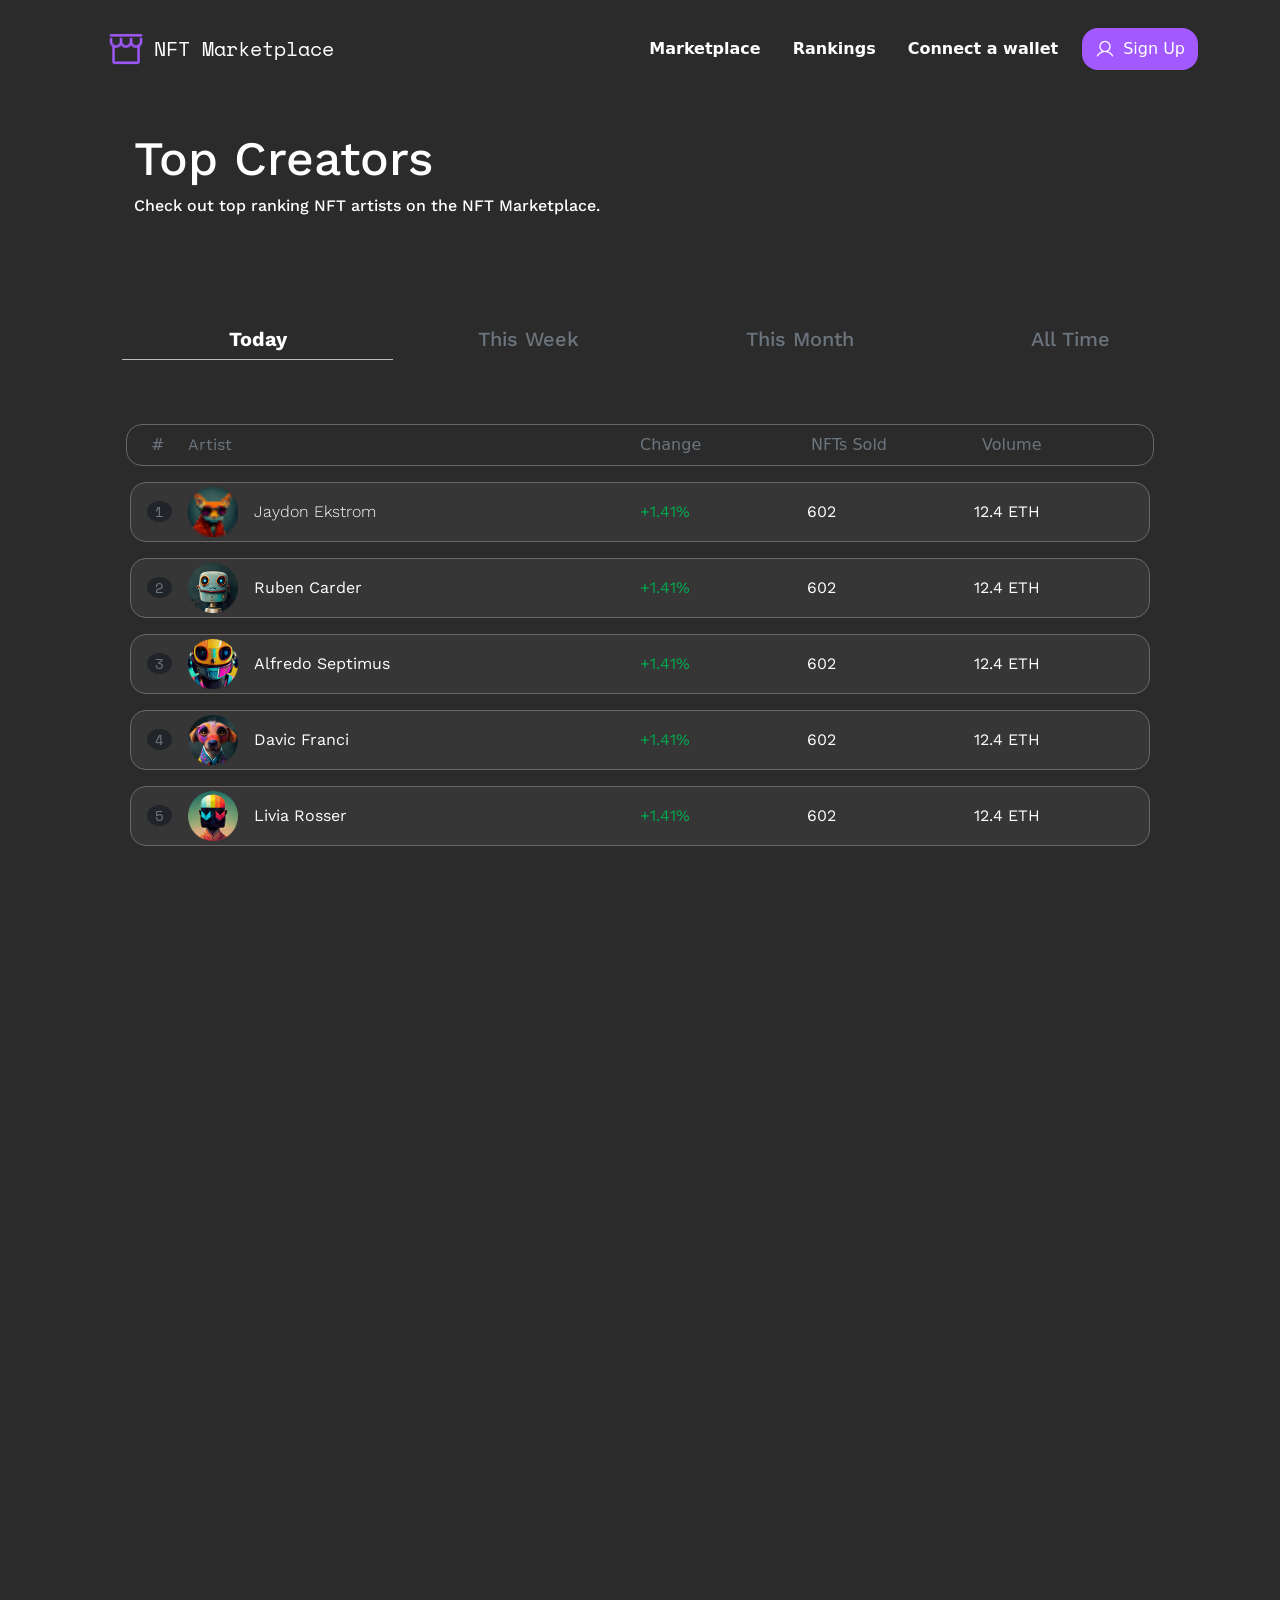
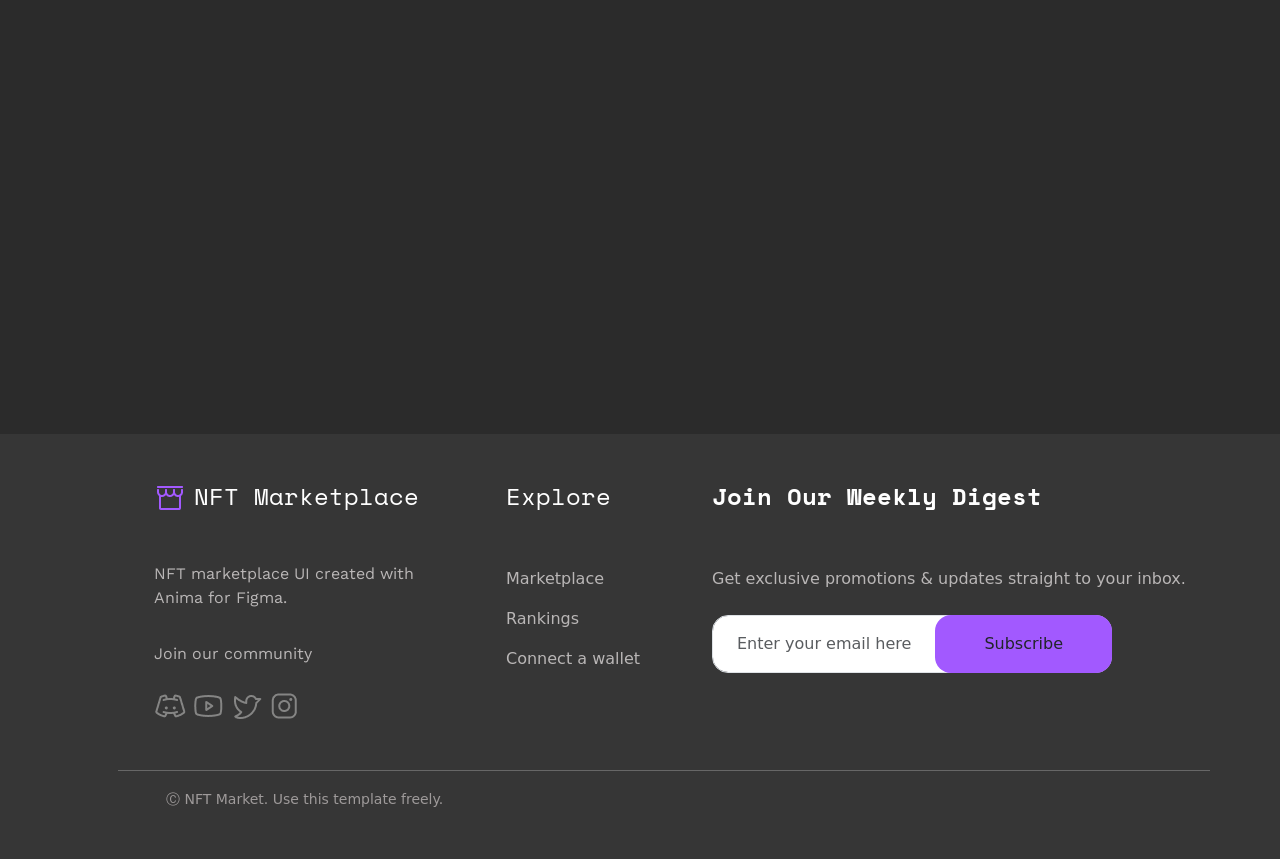
<file: ranking.html>
<!DOCTYPE html>
<html lang="en">

<head>
    <meta charset="UTF-8">
    <meta name="viewport" content="width=device-width, initial-scale=1.0">
    <title>Document</title>
    <link href="https://cdn.jsdelivr.net/npm/bootstrap@5.3.0/dist/css/bootstrap.min.css" rel="stylesheet">
    <link href="https://cdn.jsdelivr.net/npm/bootstrap@5.3.7/dist/css/bootstrap.min.css" rel="stylesheet"
        integrity="sha384-LN+7fdVzj6u52u30Kp6M/trliBMCMKTyK833zpbD+pXdCLuTusPj697FH4R/5mcr" crossorigin="anonymous">
    <link href="https://fonts.googleapis.com/css2?family=Space+Mono&display=swap" rel="stylesheet">
    <link href="https://fonts.googleapis.com/css2?family=Work+Sans:wght@300;400;500;600;700&display=swap"
        rel="stylesheet">
    <link rel="stylesheet" href="https://cdn.jsdelivr.net/npm/bootstrap-icons@1.13.1/font/bootstrap-icons.min.css">
    <link rel="stylesheet" href="style.css">
    <link href="https://unpkg.com/aos@2.3.1/dist/aos.css" rel="stylesheet">
</head>

<body style="background-color: #2B2B2B; color: white; ">
    <section class=" pt-md-3 ps-0 "> 
        <nav data-aos="fade-down" data-aos-duration="1000"
            class="navbar navbar-expand-lg navbar-dark bg-transparent px-md-3">
            <div class="container d-flex justify-content-between align-items-center">
                <a class="navbar-brand d-flex align-items-center ps-4" href="index.html">
                    <img src="./img/Storefront.png" alt="Logo" class="me-2" style="height: 40px;">
                    <span class="font-space-mono "> NFT Marketplace</span>
                </a>
                <button class="navbar-toggler" type="button" data-bs-toggle="collapse" data-bs-target="#navbarNav"
                    aria-controls="navbarNav" aria-expanded="false" aria-label="Toggle navigation">
                    <span class="navbar-toggler-icon"></span>
                </button>
                <div class="collapse navbar-collapse justify-content-end" id="navbarNav">
                    <ul class="navbar-nav align-items-center gap-3">
                        <li class="nav-item"><a class="slight-hover nav-link text-white fw-bold"
                                href="marketplace.html">Marketplace</a></li>
                        <li class="nav-item"><a class="slight-hover nav-link text-white fw-bold"
                                href="ranking.html">Rankings</a></li>
                        <li class="nav-item"><a class="slight-hover nav-link text-white fw-bold"
                                href="connect.html">Connect a wallet</a></li>
                        <li class="nav-item">
                            <a href="account.html"
                                class="slight-hover btn text-white fw-normal d-flex align-items-center rounded-4 py-2"
                                style="background-color: #A259FF;">
                                <img class="me-2" src="./img/User.png" alt="User"> Sign Up
                            </a>
                        </li>
                    </ul>
                </div>
            </div>
        </nav>
        </section>


        <section>
        <div class="container pt-5 ps-md-5 ps-4 pe-4 pe-md-0 pb-md-5 pb-4">
            <div class="row ps-3 pe-3">
                <div  data-aos="fade-right" data-aos-duration="1500" class="col-12">
                    <h1 class="font-work-sans" style="font-size: 3rem;">Top Creators</h1>
                    <h6 class="font-work-sans ">Check out top ranking NFT artists on the NFT Marketplace.</h6>
                </div>
            </div>

            <div class="row px-3 pt-md-5 mt-5 d-flex align-items-center">
                <div class="col-3 justify-content-center d-flex " style="border-bottom: 1px solid  #bebebe; ">
                    <div class="font-work-sans py-2 d-flex gap-2 align-items-center justify-content-center">
                        <h5 class="mb-0 d-none d-md-block fw-bold">Today</h5>
                        <h5 class="mb-0 d-block d-md-none fw-bold">1d</h5>
                    </div>
                </div>

                <div class="col-3 justify-content-center d-flex">
                    <div class="font-work-sans  d-flex gap-2 align-items-center justify-content-center py-2">
                        <h5 class="text-secondary mb-0 d-none d-md-block">This Week </h5>
                        <h5 class="text-secondary mb-0 d-block d-md-none">7d </h5>
                    </div>
                </div>

                <div class="col-3 justify-content-center d-flex ">
                    <div class="font-work-sans py-2 d-flex gap-2 align-items-center justify-content-center">
                        <h5 class="mb-0 text-secondary d-none d-md-block">This Month</h5>
                        <h5 class="mb-0 text-secondary d-block d-md-none">30d</h5>

                    </div>
                </div>

                <div class="col-3 justify-content-center d-flex">
                    <div class="font-work-sans   align-items-center justify-content-center ">
                        <h5 class="text-secondary mb-0 d-none d-md-block"> All Time </h5>
                        <p class="text-secondary mb-0 d-block d-md-none"> All Time </p>
                    </div>

                </div>
            </div>
        </div>


        <div class="container">
            <div class="row ps-3 pe-3 pt-md-3 ps-md-5 pe-md-5 pb-5">
                <div class="px-2">
                    <div class="py-2 d-flex rounded-4 text-secondary d-flex justify-content-between " style="border: 1px solid #6c6666">
                        <div class="ps-4 col-8 col-md-6 d-flex align-items-center gap-4">
                            <div>#</div>
                            <div class="font-work-sans ">Artist</div>
                        </div>
                        <div class="col-2 d-none d-md-block">
                            <span>Change</span>
                        </div>
                        <div class="col-2 d-none d-md-block">
                            <span>NFTs Sold</span>
                        </div>
                        <div class="col-4 col-md-2 ">
                            <span>Volume</span>
                        </div>
                    </div>
                </div>


                <div  data-aos="fade-up" data-aos-duration="1500" class="pt-3 ">
                    <div class="py-1 px-2 d-flex rounded-4 align-items-center font-work-sans slight-hover d-flex justify-content-between "
                        style="border: 1px solid #6c6666; background-color: #363636;">
                        <div class="col-8 col-md-6 ps-2 d-flex align-items-center ">
                            <div class="d-none d-md-block rounded-circle px-2  bg-dark  text-secondary font-space-mono small">1</div>
                            <div class="d-block d-md-none rounded-circle px-2 text-secondary font-space-mono small">1</div>
                            <div class="d-flex flex align-items-center ps-3">
                                <img class="d-flex d-md-none" src="./img/Asset 12 2.png" alt=""
                                    style="width: 40px; height: 43px;">
                                <img class="d-none d-md-block" src="./img/Asset 12 2.png" alt=""
                                    style="width: 50px;">
                                <span class="font-work-sans text-white ps-3 fw-light">Jaydon Ekstrom </span>
                            </div>
                        </div>
                        <div class="col-2 d-none d-md-block">
                            <span style="color: #00A84D">+1.41%</span>
                        </div>
                        <div class="col-2 d-none d-md-block">
                            <span>602</span>
                        </div>
                        <div class="col-4 col-md-2">
                            <span>12.4 ETH</span>
                        </div>
                    </div>
                </div>

                <div data-aos="fade-up" data-aos-duration="1500" class="pt-3">
                    <div class="py-1 px-2 d-flex rounded-4 align-items-center font-work-sans slight-hover d-flex justify-content-between "
                        style="border: 1px solid #6c6666; background-color: #363636;">
                        <div class="col-8 col-md-6 ps-2 d-flex align-items-center ">
                            <div class="d-none d-md-block rounded-circle px-2 bg-dark  text-secondary font-space-mono small">2</div>
                            <div class="d-block d-md-none rounded-circle px-2 text-secondary font-space-mono small">2</div>
                            <div class="ps-3 d-flex align-items-center">
                                <img class="d-flex d-md-none" src="./img/Ranking/Artist Avatar (1).png" alt=""
                                    style="width: 40px; height: 43px;">
                                <img class="d-none d-md-block" src="./img/Ranking/Artist Avatar (1).png" alt=""
                                    style="width: 50px;">
                                <span class="font-work-sans text-white ps-3">Ruben Carder</span>
                            </div>
                        </div>
                        <div class="col-2 d-none d-md-block">
                            <span style="color: #00A84D">+1.41%</span>
                        </div>
                        <div class="col-2 d-none d-md-block">
                            <span>602</span>
                        </div>
                        <div class="col-4 col-md-2">
                            <span>12.4 ETH</span>
                        </div>
                    </div>
                </div>

                <div data-aos="fade-up" data-aos-duration="1500" class="pt-3">
                    <div class="py-1 px-2 d-flex rounded-4 align-items-center font-work-sans slight-hover d-flex justify-content-between "
                        style="border: 1px solid #6c6666; background-color: #363636;">
                        <div class="col-8 col-md-6 ps-2 d-flex align-items-center ">
                            <div class="d-none d-md-block rounded-circle px-2 bg-dark  text-secondary font-space-mono small">3</div>
                            <div class="d-block d-md-none rounded-circle px-2 text-secondary font-space-mono small">3</div>
                            <div class="ps-3 d-flex flex align-items-center">
                                <img class="d-flex d-md-none" src="./img/Ranking/Artist Avatar (3).png" alt=""
                                    style="width: 40px; height: 43px;">
                                <img class="d-none d-md-block" src="./img/Ranking/Artist Avatar (3).png" alt=""
                                    style="width: 50px;">
                                <span class="font-work-sans text-white ps-3">Alfredo Septimus</span>
                            </div>
                        </div>
                        <div class="col-2 d-none d-md-block">
                            <span style="color: #00A84D">+1.41%</span>
                        </div>
                        <div class="col-2 d-none d-md-block">
                            <span>602</span>
                        </div>
                        <div class="col-4 col-md-2">
                            <span>12.4 ETH</span>
                        </div>
                    </div>
                </div>

                <div data-aos="fade-up" data-aos-duration="1500" class="pt-3">
                    <div class="py-1 px-2 d-flex rounded-4 align-items-center font-work-sans slight-hover d-flex justify-content-between "
                        style="border: 1px solid #6c6666; background-color: #363636;">
                        <div class="col-8 col-md-6 ps-2 d-flex align-items-center ">
                            <div class="d-none d-md-block rounded-circle px-2 bg-dark  text-secondary font-space-mono small">4</div>
                            <div class="d-block d-md-none rounded-circle px-2 text-secondary font-space-mono small">4</div>
                            <div class="ps-3 d-flex flex align-items-center">
                                <img class="d-flex d-md-none" src="./img/Ranking/Artist Avatar (4).png" alt=""
                                    style="width: 40px; height: 43px;">
                                <img class="d-none d-md-block" src="./img/Ranking/Artist Avatar (4).png" alt=""
                                    style="width: 50px;">
                                <span class="font-work-sans text-white ps-3">Davic Franci</span>
                            </div>
                        </div>
                        <div class="col-2 d-none d-md-block">
                            <span style="color: #00A84D">+1.41%</span>
                        </div>
                        <div class="col-2 d-none d-md-block">
                            <span>602</span>
                        </div>
                        <div class="col-4 col-md-2">
                            <span>12.4 ETH</span>
                        </div>
                    </div>
                </div>

                <div data-aos="fade-up" data-aos-duration="1500" class="pt-3">
                    <div class="py-1 px-2 d-flex rounded-4 align-items-center font-work-sans slight-hover d-flex justify-content-between "
                        style="border: 1px solid #6c6666; background-color: #363636;">
                        <div class="col-8 col-md-6 ps-2 d-flex align-items-center ">
                            <div class="d-none d-md-block rounded-circle px-2 bg-dark  text-secondary font-space-mono small">5</div>
                            <div class="d-block d-md-none rounded-circle px-2 text-secondary font-space-mono small">5</div>
                            <div class="ps-3 d-flex flex align-items-center">
                                <img class="d-flex d-md-none" src="./img/Ranking/Artist Avatar (5).png" alt=""
                                    style="width: 40px; height: 43px;">
                                <img class="d-none d-md-block" src="./img/Ranking/Artist Avatar (5).png" alt=""
                                    style="width: 50px;">
                                <span class="font-work-sans text-white ps-3">Livia Rosser</span>
                            </div>
                        </div>
                        <div class="col-2 d-none d-md-block">
                            <span style="color: #00A84D">+1.41%</span>
                        </div>
                        <div class="col-2 d-none d-md-block">
                            <span>602</span>
                        </div>
                        <div class="col-4 col-md-2">
                            <span>12.4 ETH</span>
                        </div>
                    </div>
                </div>

                <div data-aos="fade-up" data-aos-duration="1500" class="pt-3">
                    <div class="py-1 px-2 d-flex rounded-4 align-items-center font-work-sans slight-hover d-flex justify-content-between "
                        style="border: 1px solid #6c6666; background-color: #363636;">
                        <div class="col-8 col-md-6 ps-2 d-flex align-items-center ">
                            <div class="d-none d-md-block rounded-circle px-2 bg-dark  text-secondary font-space-mono small">6</div>
                            <div class="d-block d-md-none rounded-circle px-2 text-secondary font-space-mono small">6</div>
                            <div class="ps-3 d-flex flex align-items-center">
                                <img class="d-flex d-md-none" src="./img/Ranking/Artist Avatar (7).png" alt=""
                                    style="width: 40px; height: 43px;">
                                <img class="d-none d-md-block" src="./img/Ranking/Artist Avatar (7).png" alt=""
                                    style="width: 50px;">
                                <span class="font-work-sans text-white ps-3">Kianna Donin</span>
                            </div>
                        </div>
                        <div class="col-2 d-none d-md-block">
                            <span style="color: #00A84D">+1.41%</span>
                        </div>
                        <div class="col-2 d-none d-md-block">
                            <span>602</span>
                        </div>
                        <div class="col-4 col-md-2">
                            <span>12.4 ETH</span>
                        </div>
                    </div>
                </div>

                <div data-aos="fade-up" data-aos-duration="1500" class="pt-3">
                    <div class="py-1 px-2 d-flex rounded-4 align-items-center font-work-sans slight-hover d-flex justify-content-between "
                        style="border: 1px solid #6c6666; background-color: #363636;">
                        <div class="col-8 col-md-6 ps-2 d-flex align-items-center ">
                            <div class="d-none d-md-block rounded-circle px-2 bg-dark  text-secondary font-space-mono small">7</div>
                            <div class="d-block d-md-none rounded-circle px-2 text-secondary font-space-mono small">7</div>
                            <div class="ps-3 d-flex flex align-items-center">
                                <img class="d-flex d-md-none" src="./img/Ranking/Artist Avatar (8).png" alt=""
                                    style="width: 40px; height: 43px;">
                                <img class="d-none d-md-block" src="./img/Ranking/Artist Avatar (8).png" alt=""
                                    style="width: 50px;">
                                <span class="font-work-sans text-white ps-3">Phillip Lipshutz</span>
                            </div>
                        </div>
                        <div class="col-2 d-none d-md-block">
                            <span style="color: #00A84D">+1.41%</span>
                        </div>
                        <div class="col-2 d-none d-md-block">
                            <span>602</span>
                        </div>
                        <div class="col-4 col-md-2">
                            <span>12.4 ETH</span>
                        </div>
                    </div>
                </div>

                <div data-aos="fade-up" data-aos-duration="1500" class="pt-3">
                    <div class="py-1 px-2 d-flex rounded-4 align-items-center font-work-sans slight-hover d-flex justify-content-between "
                        style="border: 1px solid #6c6666; background-color: #363636;">
                        <div class="col-8 col-md-6 ps-2 d-flex align-items-center ">
                            <div class="d-none d-md-block rounded-circle px-2 bg-dark  text-secondary font-space-mono small">8</div>
                            <div class="d-block d-md-none rounded-circle px-2 text-secondary font-space-mono small">8</div>
                            <div class="ps-3 d-flex flex align-items-center">
                                <img class="d-flex d-md-none" src="./img/Ranking/Artist Avatar (13).png" alt=""
                                    style="width: 40px; height: 43px;">
                                <img class="d-none d-md-block" src="./img/Ranking/Artist Avatar (13).png" alt=""
                                    style="width: 50px;">
                                <span class="font-work-sans text-white ps-3">Maria Rosser</span>
                            </div>
                        </div>
                        <div class="col-2 d-none d-md-block">
                            <span style="color: #00A84D">+1.41%</span>
                        </div>
                        <div class="col-2 d-none d-md-block">
                            <span>602</span>
                        </div>
                        <div class="col-4 col-md-2">
                            <span>12.4 ETH</span>
                        </div>
                    </div>
                </div>

                <div data-aos="fade-up" data-aos-duration="1500" class="pt-3">
                    <div class="py-1 px-2 d-flex rounded-4 align-items-center font-work-sans slight-hover d-flex justify-content-between "
                        style="border: 1px solid #6c6666; background-color: #363636;">
                        <div class="col-8 col-md-6 ps-2 d-flex align-items-center ">
                            <div class="d-none d-md-block rounded-circle px-2 bg-dark  text-secondary font-space-mono small">9</div>
                            <div class="d-block d-md-none rounded-circle px-2 text-secondary font-space-mono small">9</div>
                            <div class="ps-3 d-flex flex align-items-center">
                                <img class="d-flex d-md-none" src="./img/Ranking/Artist Avatar (10).png" alt=""
                                    style="width: 40px; height: 43px;">
                                <img class="d-none d-md-block" src="./img/Ranking/Artist Avatar (10).png" alt=""
                                    style="width: 50px;">
                                <span class="font-work-sans text-white ps-3">Andgel Lubin</span>
                            </div>
                        </div>
                        <div class="col-2 d-none d-md-block">
                            <span style="color: #00A84D">+1.41%</span>
                        </div>
                        <div class="col-2 d-none d-md-block">
                            <span>602</span>
                        </div>
                        <div class="col-4 col-md-2">
                            <span>12.4 ETH</span>
                        </div>
                    </div>
                </div>

                <div data-aos="fade-up" data-aos-duration="1500" class="pt-3">
                    <div class="py-1 px-2 d-flex rounded-4 align-items-center font-work-sans slight-hover d-flex justify-content-between "
                        style="border: 1px solid #6c6666; background-color: #363636;">
                        <div class="col-8 col-md-6 ps-2 d-flex align-items-center ">
                            <div class="d-none d-md-block rounded-circle px-1 small bg-dark  text-secondary font-space-mono ">10</div>
                            <div class="d-block d-md-none rounded-circle px-1 small text-secondary font-space-mono ">10</div>
                            <div class="ps-3 d-flex flex align-items-center">
                                <img class="d-flex d-md-none" src="./img/Ranking/Artist Avatar (13).png" alt=""
                                    style="width: 40px; height: 43px;">
                                <img class="d-none d-md-block" src="./img/Ranking/Artist Avatar (13).png" alt=""
                                    style="width: 50px;">
                                <span class="font-work-sans text-white ps-3">Maria Lubin</span>
                            </div>
                        </div>
                        <div class="col-2 d-none d-md-block">
                            <span style="color: #00A84D">+1.41%</span>
                        </div>
                        <div class="col-2 d-none d-md-block">
                            <span>602</span>
                        </div>
                        <div class="col-4 col-md-2">
                            <span>12.4 ETH</span>
                        </div>
                    </div>
                </div>

                <div data-aos="fade-up" data-aos-duration="1500" class="pt-3">
                    <div class="py-1 px-2 d-flex rounded-4 align-items-center font-work-sans slight-hover d-flex justify-content-between "
                        style="border: 1px solid #6c6666; background-color: #363636;">
                        <div class="col-8 col-md-6 ps-2 d-flex align-items-center ">
                            <div class="d-none d-md-block rounded-circle px-1 small bg-dark  text-secondary font-space-mono ">11</div>
                            <div class="d-block d-md-none rounded-circle px-1 small text-secondary font-space-mono ">11</div>
                            <div class="ps-3 d-flex flex align-items-center">
                                <img class="d-flex d-md-none" src="./img/Ranking/Avatar Placeholder-1(1).png" alt=""
                                    style="width: 40px; height: 43px;">
                                <img class="d-none d-md-block" src="./img/Ranking/Avatar Placeholder-1(1).png" alt=""
                                    style="width: 50px;">
                                <span class="font-work-sans text-white ps-3">Davis Workman</span>
                            </div>
                        </div>
                        <div class="col-2 d-none d-md-block">
                            <span style="color: #00A84D">+1.41%</span>
                        </div>
                        <div class="col-2 d-none d-md-block">
                            <span>602</span>
                        </div>
                        <div class="col-4 col-md-2">
                            <span>12.4 ETH</span>
                        </div>
                    </div>
                </div>

                <div data-aos="fade-up" data-aos-duration="1500" class="pt-3">
                    <div class="py-1 px-2 d-flex rounded-4 align-items-center font-work-sans slight-hover d-flex justify-content-between "
                        style="border: 1px solid #6c6666; background-color: #363636;">
                        <div class="col-8 col-md-6 ps-2 d-flex align-items-center ">
                            <div class="d-none d-md-block rounded-circle px-1 small bg-dark  text-secondary font-space-mono ">12</div>
                            <div class="d-block d-md-none rounded-circle px-1 small text-secondary font-space-mono ">12</div>
                            <div class="ps-3 d-flex flex align-items-center">
                                <img class="d-flex d-md-none" src="./img/Ranking/Artist Avatar (3).png" alt=""
                                    style="width: 40px; height: 43px;">
                                <img class="d-none d-md-block" src="./img/Ranking/Artist Avatar (3).png" alt=""
                                    style="width: 50px;">
                                <span class="font-work-sans text-white ps-3">Lindsey Lipshutz</span>
                            </div>
                        </div>
                        <div class="col-2 d-none d-md-block">
                            <span style="color: #00A84D">+1.41%</span>
                        </div>
                        <div class="col-2 d-none d-md-block">
                            <span>602</span>
                        </div>
                        <div class="col-4 col-md-2">
                            <span>12.4 ETH</span>
                        </div>
                    </div>
                </div>

                <div data-aos="fade-up" data-aos-duration="1500" class="pt-3">
                    <div class="py-1 px-2 d-flex rounded-4 align-items-center font-work-sans slight-hover d-flex justify-content-between "
                        style="border: 1px solid #6c6666; background-color: #363636;">
                        <div class="col-8 col-md-6 ps-2 d-flex align-items-center ">
                            <div class="d-none d-md-block rounded-circle px-1 small bg-dark  text-secondary font-space-mono ">13</div>
                            <div class="d-block d-md-none rounded-circle px-1 small text-secondary font-space-mono ">13</div>
                            <div class="ps-3 d-flex flex align-items-center">
                                <img class="d-flex d-md-none" src="./img/Ranking/Asset 12 2 3l.png" alt=""
                                    style="width: 40px; height: 43px;">
                                <img class="d-none d-md-block" src="./img/Ranking/Asset 12 2 3l.png" alt=""
                                    style="width: 50px;">
                                <span class="font-work-sans text-white ps-3">Randy Carder</span>
                            </div>
                        </div>
                        <div class="col-2 d-none d-md-block">
                            <span style="color: #00A84D">+1.41%</span>
                        </div>
                        <div class="col-2 d-none d-md-block">
                            <span>602</span>
                        </div>
                        <div class="col-4 col-md-2">
                            <span>12.4 ETH</span>
                        </div>
                    </div>
                </div>

                <div data-aos="fade-up" data-aos-duration="1500" class="pt-3">
                    <div class="py-1 px-2 d-flex rounded-4 align-items-center font-work-sans slight-hover d-flex justify-content-between "
                        style="border: 1px solid #6c6666; background-color: #363636;">
                        <div class="col-8 col-md-6 ps-2 d-flex align-items-center ">
                            <div class="d-none d-md-block rounded-circle px-1 small bg-dark  text-secondary font-space-mono ">14</div>
                            <div class="d-block d-md-none rounded-circle px-1 small text-secondary font-space-mono ">14</div>
                            <div class="ps-3 d-flex flex align-items-center">
                                <img class="d-flex d-md-none" src="./img/Artist Avatar (4).png" alt=""
                                    style="width: 40px; height: 43px;">
                                <img class="d-none d-md-block" src="./img/Artist Avatar (4).png" alt=""
                                    style="width: 50px;">
                                <span class="font-work-sans text-white ps-3">Lydia Culhane</span>
                            </div>
                        </div>
                        <div class="col-2 d-none d-md-block">
                            <span style="color: #00A84D">+1.41%</span>
                        </div>
                        <div class="col-2 d-none d-md-block">
                            <span>602</span>
                        </div>
                        <div class="col-4 col-md-2">
                            <span>12.4 ETH</span>
                        </div>
                    </div>
                </div>

                <div data-aos="fade-up" data-aos-duration="1500" class="pt-3">
                    <div class="py-1 px-2 d-flex rounded-4 align-items-center font-work-sans slight-hover d-flex justify-content-between "
                        style="border: 1px solid #6c6666; background-color: #363636;">
                        <div class="col-8 col-md-6 ps-2 d-flex align-items-center ">
                            <div class="d-none d-md-block rounded-circle px-1 small bg-dark  text-secondary font-space-mono ">15</div>
                            <div class="d-block d-md-none rounded-circle px-1 small text-secondary font-space-mono ">15</div>
                            <div class="ps-3 d-flex flex align-items-center">
                                <img class="d-flex d-md-none" src="./img/Artist Avatar.png" alt=""
                                    style="width: 40px; height: 43px;">
                                <img class="d-none d-md-block" src="./img/Artist Avatar.png" alt=""
                                    style="width: 50px;">
                                <span class="font-work-sans text-white ps-3">Rayna Bator</span>
                            </div>
                        </div>
                        <div class="col-2 d-none d-md-block">
                            <span style="color: #00A84D">+1.41%</span>
                        </div>
                        <div class="col-2 d-none d-md-block">
                            <span>602</span>
                        </div>
                        <div class="col-4 col-md-2">
                            <span>12.4 ETH</span>
                        </div>
                    </div>
                </div>

                <div data-aos="fade-up" data-aos-duration="1500" class="pt-3">
                    <div class="py-1 px-2 d-flex rounded-4 align-items-center font-work-sans slight-hover d-flex justify-content-between "
                        style="border: 1px solid #6c6666; background-color: #363636;">
                        <div class="col-8 col-md-6 ps-2 d-flex align-items-center ">
                            <div class="d-none d-md-block rounded-circle px-1 small bg-dark  text-secondary font-space-mono ">16</div>
                            <div class="d-block d-md-none rounded-circle px-1 small text-secondary font-space-mono ">16</div>
                            <div class="ps-3 d-flex flex align-items-center">
                                <img class="d-flex d-md-none" src="./img/Ranking/Avatar Placeholder-4.png" alt=""
                                    style="width: 40px; height: 43px;">
                                <img class="d-none d-md-block" src="./img/Ranking/Avatar Placeholder-4.png" alt=""
                                    style="width: 50px;">
                                <span class="font-work-sans text-white ps-3">Jocelyn Westervelt</span>
                            </div>
                        </div>
                        <div class="col-2 d-none d-md-block">
                            <span style="color: #00A84D">+1.41%</span>
                        </div>
                        <div class="col-2 d-none d-md-block">
                            <span>602</span>
                        </div>
                        <div class="col-4 col-md-2">
                            <span>12.4 ETH</span>
                        </div>
                    </div>
                </div>

                <div data-aos="fade-up" data-aos-duration="1500" class="pt-3">
                    <div class="py-1 px-2 d-flex rounded-4 align-items-center font-work-sans slight-hover d-flex justify-content-between "
                        style="border: 1px solid #6c6666; background-color: #363636;">
                        <div class="col-8 col-md-6 ps-2 d-flex align-items-center ">
                            <div class="d-none d-md-block rounded-circle px-1 small bg-dark  text-secondary font-space-mono ">17</div>
                            <div class="d-block d-md-none rounded-circle px-1 small text-secondary font-space-mono ">17</div>
                            <div class="ps-3 d-flex flex align-items-center">
                                <img class="d-flex d-md-none" src="./img/Ranking/Avatar Placeholder.png" alt=""
                                    style="width: 40px; height: 43px;">
                                <img class="d-none d-md-block" src="./img/Ranking/Avatar Placeholder.png" alt=""
                                    style="width: 50px;">
                                <span class="font-work-sans text-white ps-3">Marillyn Torff</span>
                            </div>
                        </div>
                        <div class="col-2 d-none d-md-block">
                            <span style="color: #00A84D">+1.41%</span>
                        </div>
                        <div class="col-2 d-none d-md-block">
                            <span>602</span>
                        </div>
                        <div class="col-4 col-md-2">
                            <span>12.4 ETH</span>
                        </div>
                    </div>
                </div>

                <div data-aos="fade-up" data-aos-duration="1500" class="pt-3">
                    <div class="py-1 px-2 d-flex rounded-4 align-items-center font-work-sans slight-hover d-flex justify-content-between "
                        style="border: 1px solid #6c6666; background-color: #363636;">
                        <div class="col-8 col-md-6 ps-2 d-flex align-items-center ">
                            <div class="d-none d-md-block rounded-circle px-1 small bg-dark  text-secondary font-space-mono ">18</div>
                            <div class="d-block d-md-none rounded-circle px-1 small text-secondary font-space-mono ">18</div>
                            <div class="ps-3 d-flex flex align-items-center">
                                <img class="d-flex d-md-none" src="./img/Ranking/Artist Avatar (10).png" alt=""
                                    style="width: 40px; height: 43px;">
                                <img class="d-none d-md-block" src="./img/Ranking/Artist Avatar (13).png" alt=""
                                    style="width: 50px;">
                                <span class="font-work-sans text-white ps-3">Skylar Levin</span>
                            </div>
                        </div>
                        <div class="col-2 d-none d-md-block">
                            <span style="color: #00A84D">+1.41%</span>
                        </div>
                        <div class="col-2 d-none d-md-block">
                            <span>602</span>
                        </div>
                        <div class="col-4 col-md-2">
                            <span>12.4 ETH</span>
                        </div>
                    </div>
                </div>

                <div data-aos="fade-up" data-aos-duration="1500" class="pt-3">
                    <div class="py-1 px-2 d-flex rounded-4 align-items-center font-work-sans slight-hover d-flex justify-content-between "
                        style="border: 1px solid #6c6666; background-color: #363636;">
                        <div class="col-8 col-md-6 ps-2 d-flex align-items-center ">
                            <div class="d-none d-md-block rounded-circle px-1 small bg-dark  text-secondary font-space-mono ">19</div>
                            <div class="d-block d-md-none rounded-circle px-1 small text-secondary font-space-mono ">19</div>
                            <div class="ps-3 d-flex flex align-items-center">
                                <img class="d-flex d-md-none" src="./img/Ranking/Artist Avatar (7).png" alt=""
                                    style="width: 40px; height: 43px;">
                                <img class="d-none d-md-block" src="./img/Ranking/Artist Avatar (7).png" alt=""
                                    style="width: 50px;">
                                <span class="font-work-sans text-white ps-3">Terry Dorwart</span>
                            </div>
                        </div>
                        <div class="col-2 d-none d-md-block">
                            <span style="color: #00A84D">+1.41%</span>
                        </div>
                        <div class="col-2 d-none d-md-block">
                            <span>602</span>
                        </div>
                        <div class="col-4 col-md-2">
                            <span>12.4 ETH</span>
                        </div>
                    </div>
                </div>

                <div data-aos="fade-up" data-aos-duration="1500" class="pt-3">
                    <div class="py-1 px-2 d-flex rounded-4 align-items-center font-work-sans slight-hover d-flex justify-content-between "
                        style="border: 1px solid #6c6666; background-color: #363636;">
                        <div class="col-8 col-md-6 ps-2 d-flex align-items-center ">
                            <div class="d-none d-md-block rounded-circle px-1 small bg-dark  text-secondary font-space-mono ">20</div>
                            <div class="d-block d-md-none rounded-circle px-1 small  text-secondary font-space-mono ">20</div>
                            <div class="ps-3 d-flex flex align-items-center">
                                <img class="d-flex d-md-none" src="./img/Ranking/Artist Avatar (8).png" alt=""
                                    style="width: 40px; height: 43px;">
                                <img class="d-none d-md-block" src="./img/Ranking/Artist Avatar (8).png" alt=""
                                    style="width: 50px;">
                                <span class="font-work-sans text-white ps-3">Ekstrom Bothman</span>
                            </div>
                        </div>
                        <div class="col-2 d-none d-md-block">
                            <span style="color: #00A84D">+1.41%</span>
                        </div>
                        <div class="col-2 d-none d-md-block">
                            <span>602</span>
                        </div>
                        <div class="col-4 col-md-2">
                            <span>12.4 ETH</span>
                        </div>
                    </div>
                </div>
            </div>
        </div>
</section>







        
        <footer style="background-color: #363636; ">
        <div class="container pb-5 ps-5 pe-5 pe-md-0">
            <div class="row justify-content-between ">
                <div class="col-12 col-md-4 ps-md-5  pt-4 ">
                    <div class="d-flex flex-row pt-4 gap-2">
                        <img src="./img/Storefront.png" alt="">
                        <h4 class="font-space-mono mb-0">NFT Marketplace</h4>
                    </div>
                    <p class="pt-md-5 pt-3 font-work-sans  text-footer"> NFT marketplace UI created with Anima for
                        Figma.</p>
                    <p class="pt-md-3 font-work-sans  text-footer">Join our community</p>
                    <div class="pt-2 flex-row  gap-2">
                        <img src="./img/DiscordLogo.png" alt="">
                        <img src="./img/YoutubeLogo.png" alt="">
                        <img src="./img/TwitterLogo.png" alt="">
                        <img src="./img/InstagramLogo.png" alt="">

                    </div>
                </div>
                <div class=" col-12 col-md-2 d-flex flex-column pt-5">

                    <h4 class="font-space-mono ps-md-3 pb-md-5">Explore</h4>
                    <a href="marketplace.html">
                        <p class="slight-hover ps-md-3 text-footer">Marketplace</p>
                    </a>
                    <a href="ranking.html">
                        <p class="slight-hover font-size ps-md-3 text-footer">Rankings</p>
                    </a>
                    <a href="connect.html">
                        <p class="slight-hover font-size ps-md-3 text-footer">Connect a wallet</p>
                    </a>

                </div>

                <div class="col-12 col-md-6 pt-md-5 pt-3 ps-md-5 ps-2 pe-3 pe-md-0  text-start">
                    <h4 class="font-space-mono fw-bold pb-md-5">Join Our Weekly Digest</h4>
                    <p class="font-size  text-footer"> Get exclusive promotions & updates straight to your inbox.</p>
                    <div class="slight-hover d-none d-md-block pt-md-2 d-flex  position-relative"
                        style="max-width: 400px;">
                        <input type="email" class="form-control rounded-4 py-3 px-4" placeholder="Enter your email here"
                            aria-label="Email">
                        <button class="btn px-5 rounded-4 position-absolute end-0 py-3 px-4"
                            style="background-color: #A259FF; top:8px;" type="button">Subscribe</button>
                    </div>
                    <div class="d-block d-md-none  mb-3">
                        <input type="email" class="form-control rounded-4 py-2 px-2"
                            placeholder="Enter your email Address" aria-label="Email">
                        <button class="btn mt-3 rounded-4 py-2 text-white w-100" style="background-color: #A259FF;"
                            type="button">
                            <i class="bi bi-envelope me-2"></i> Subscribe
                        </button>
                    </div>
                </div>

            </div>
            <hr class="mt-3 mt-md-5 " style="border-color: #f8f5f5;">
            <small class="ps-md-5 text-start" style="color: #9e9a9a;">Ⓒ NFT Market. Use this template freely.</small>
        </div>
    </footer>

        <script src="https://cdn.jsdelivr.net/npm/bootstrap@5.3.7/dist/js/bootstrap.bundle.min.js"
            integrity="sha384-ndDqU0Gzau9qJ1lfW4pNLlhNTkCfHzAVBReH9diLvGRem5+R9g2FzA8ZGN954O5Q"
            crossorigin="anonymous"></script>
</body>
<script src="https://unpkg.com/aos@2.3.1/dist/aos.js"></script>
<script>
    AOS.init();
</script>

</html>
</file>
<file: style.css>
.font-space-mono {
    font-family: 'Space Mono', monospace;
  }

  .font-work-sans {
    font-family: 'Work Sans', sans-serif;
  }

  .text-footer {
    color: #b9b6b6 !important;
  }

  body {
    overflow-x: hidden !important;
  }


  .no-padding-overflow * {
    box-sizing: border-box;
  }

  #Magic-mash {
    background-image: linear-gradient(rgba(161, 89, 255, 0), rgba(162, 89, 255, 1)), url(img/NFT-highMobile.png);
    background-size: cover;
    align-items: center;
    justify-content: center;
    height: 120vh;
  }

  .custom-placeholder::placeholder {
    color: rgba(255, 255, 255, 0.6);
    opacity: 1;
  }


  @media (max-width: 768px) {
    #Magic-mash {
      background-size: cover;
      background-position: top;
      height: 80vh;
      background-repeat: no-repeat;

    }
  }

  .slight-hover {
    display: inline-block;
    transition: transform 0.3s ease;
    cursor: pointer;
  }

  .slight-hover:hover {
    transform: scale(0.95);
  }




  .timer-box {
    background-color: #68407ac9;
    color: white;
    padding: 50px;
    width: 25vw;
    border-radius: 20px;
    font-size: 2.5rem;
    font-weight: 600;
    font-family: monospace;
    box-shadow: 0 0 20px rgba(255, 255, 255, 0.2);
  }

  .timer-box-orbition {
    background-color: #68407ac9;
    color: white;
    width: 30vw;
    padding: 50px 0px;
    border-radius: 20px;
    font-size: 2.5rem;
    font-weight: 600;
    font-family: monospace;
    box-shadow: 0 0 20px rgba(255, 255, 255, 0.2);
  }


  @media (max-width: 768px) {
    .timer-box {
      padding: 30px 0px;
      width: 100%;
    }
  }

  @media (max-width: 768px) {
    #weekly-digest {
      background-color: #2B2B2B !important;
    }

    #weekly-photo .spaceImg {
  
      height: 300px !important;
    }
  }

  footer p {
    color: #9c9c9c;
    padding: auto;
  }

  input:focus,
  input:active {
    border: none !important;
    outline: none !important;
    box-shadow: none !important;
  }

  @media (max-width: 768px) {
    h1 {
      font-size: 2rem !important;
    
    }
  }
</file>
